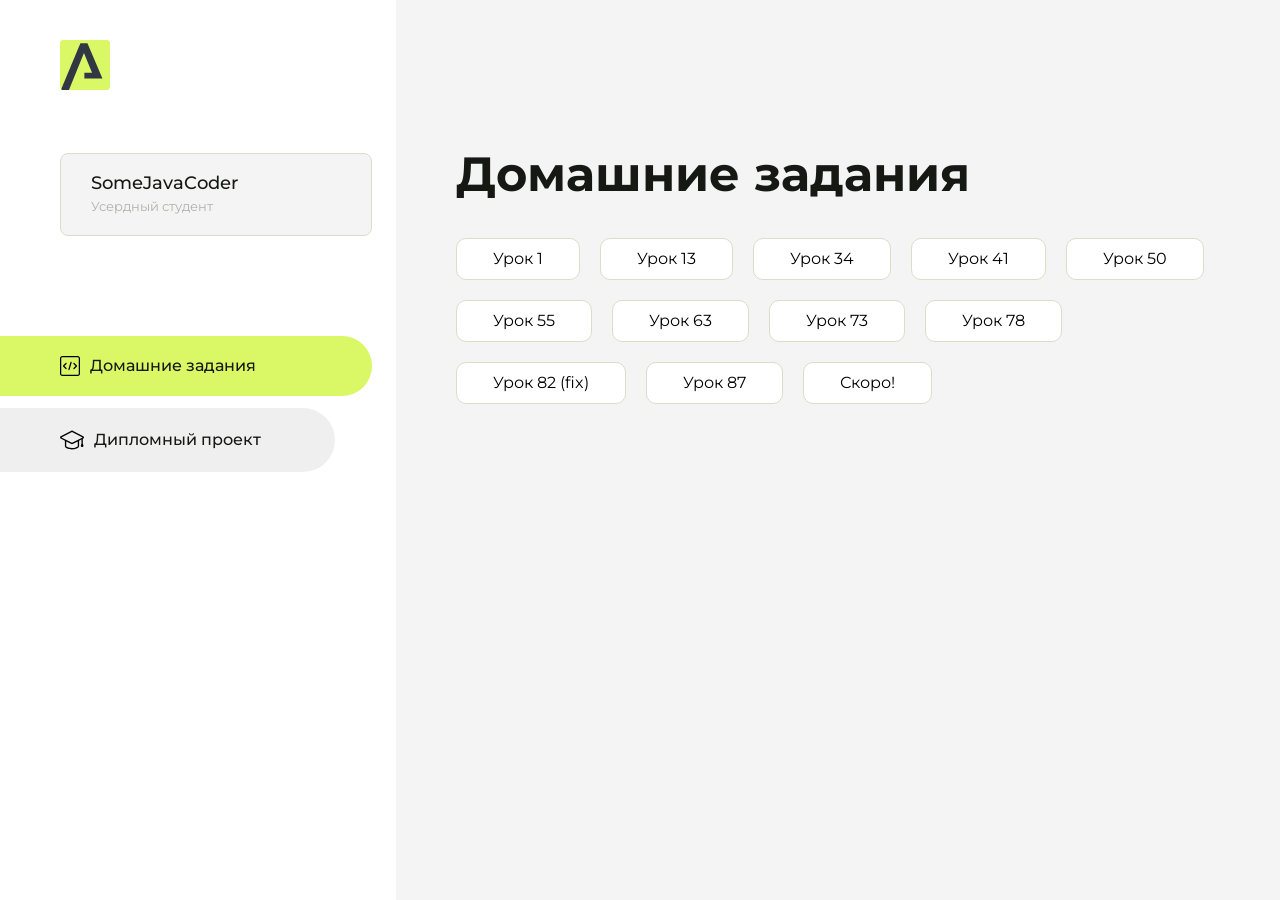
<file: index.html>
<!DOCTYPE html>
<html lang="en">
<head>
    <meta charset="UTF-8">
    <meta name="viewport" content="width=device-width, initial-scale=1.0">
    <title>Домашняя работа</title>
    <link rel="shortcut icon" href="src/logo.ico" type="image/x-icon">
    <link rel="preconnect" href="https://fonts.googleapis.com">
    <link rel="preconnect" href="https://fonts.gstatic.com" crossorigin>
    <link href="https://fonts.googleapis.com/css2?family=Montserrat:wght@400;500;700&family=Rubik:wght@500&display=swap"
          rel="stylesheet">
    <link rel="stylesheet" href="src/style.css">
</head>
<body id="body">
<div class="overlay" id="overlay"></div>
<div class="layout">
    <div class="burger" id="burger">
        <svg viewBox="0 0 24 24" fill="none" xmlns="http://www.w3.org/2000/svg">
            <g id="SVGRepo_bgCarrier" stroke-width="0"></g>
            <g id="SVGRepo_tracerCarrier" stroke-linecap="round" stroke-linejoin="round"></g>
            <g id="SVGRepo_iconCarrier">
                <path d="M4 18L20 18" stroke="#DAF765" stroke-width="2" stroke-linecap="round"></path>
                <path d="M4 12L20 12" stroke="#DAF765" stroke-width="2" stroke-linecap="round"></path>
                <path d="M4 6L20 6" stroke="#DAF765" stroke-width="2" stroke-linecap="round"></path>
            </g>
        </svg>
    </div>
    <aside class="sidebar" id="sidebar">
        <div class="sidebar__inner">
            <div class="logo">
                <svg width="50" height="50" viewBox="0 0 50 50" fill="none" xmlns="http://www.w3.org/2000/svg">
                    <g clip-path="url(#clip0_513_74730)">
                        <path d="M46.17 -0.257004H3.83C1.57281 -0.257004 -0.257 1.57281 -0.257 3.83V46.17C-0.257 48.4272 1.57281 50.257 3.83 50.257H46.17C48.4272 50.257 50.257 48.4272 50.257 46.17V3.83C50.257 1.57281 48.4272 -0.257004 46.17 -0.257004Z"
                              fill="#DAF765"/>
                        <path d="M24.375 38.4H42.461L27.441 3.1585H20.4355C20.4355 3.1585 6.7895 35.881 1.1945 49.294C2.015 50.0275 3.0945 50.257 3.6945 50.257H8.8445L23.954 13.07L32.0465 32.8285H24.375V38.4Z"
                              fill="#323843"/>
                    </g>
                    <defs>
                        <clipPath id="clip0_513_74730">
                            <rect width="50" height="50" fill="white"/>
                        </clipPath>
                    </defs>
                </svg>
            </div>
            <div class="sidebar__user">
                <div class="sidebar__name">SomeJavaCoder</div>
                <div class="sidebar__text">Усердный студент</div>
            </div>
            <div class="sidebar__tabs">
                <div class="sidebar__item">
                    <button class="sidebar__button active" id="tasks">
                        <svg xmlns="http://www.w3.org/2000/svg" width="20" height="20" viewBox="0 0 20 20" fill="none">
                            <g clip-path="url(#clip0_704_74543)">
                                <path d="M17.7083 20H2.29167C1.0275 20 0 18.9725 0 17.7083V2.29167C0 1.0275 1.0275 0 2.29167 0H17.7083C18.9725 0 20 1.0275 20 2.29167V17.7083C20 18.9725 18.9725 20 17.7083 20ZM2.29167 1.25C1.7175 1.25 1.25 1.7175 1.25 2.29167V17.7083C1.25 18.2825 1.7175 18.75 2.29167 18.75H17.7083C18.2825 18.75 18.75 18.2825 18.75 17.7083V2.29167C18.75 1.7175 18.2825 1.25 17.7083 1.25H2.29167Z"
                                      fill="black"/>
                                <path d="M6.04167 13.125C5.88167 13.125 5.72167 13.0642 5.6 12.9417L3.1 10.4417C2.85583 10.1975 2.85583 9.80167 3.1 9.5575L5.6 7.0575C5.84417 6.81333 6.24 6.81333 6.48417 7.0575C6.72833 7.30167 6.72833 7.6975 6.48417 7.94167L4.42583 10L6.48417 12.0583C6.72833 12.3025 6.72833 12.6983 6.48417 12.9425C6.36167 13.0642 6.20167 13.125 6.04167 13.125Z"
                                      fill="black"/>
                                <path d="M8.95833 14.1667C8.9 14.1667 8.84 14.1583 8.78167 14.1417C8.45083 14.0442 8.26083 13.6967 8.35833 13.3658L10.4417 6.28251C10.5392 5.95084 10.8892 5.76417 11.2175 5.85917C11.5483 5.95667 11.7383 6.30417 11.6408 6.63501L9.5575 13.7183C9.47833 13.9908 9.22833 14.1667 8.95833 14.1667Z"
                                      fill="black"/>
                                <path d="M13.9583 13.125C13.7983 13.125 13.6383 13.0642 13.5167 12.9417C13.2725 12.6975 13.2725 12.3017 13.5167 12.0575L15.575 9.99916L13.5167 7.94083C13.2725 7.69666 13.2725 7.30083 13.5167 7.05666C13.7608 6.81249 14.1567 6.81249 14.4008 7.05666L16.9008 9.55666C17.145 9.80083 17.145 10.1967 16.9008 10.4408L14.4008 12.9408C14.2783 13.0642 14.1183 13.125 13.9583 13.125Z"
                                      fill="black"/>
                            </g>
                            <defs>
                                <clipPath id="clip0_704_74543">
                                    <rect width="20" height="20" fill="white"/>
                                </clipPath>
                            </defs>
                        </svg>
                        <span>Домашние задания</span></button>
                </div>
                <div class="sidebar__item">
                    <button class="sidebar__button" id="diplom">
                        <svg xmlns="http://www.w3.org/2000/svg" width="24" height="24" viewBox="0 0 24 24" fill="none">
                            <g clip-path="url(#clip0_704_74553)">
                                <path d="M23.2628 10.5971C23.7176 10.365 24 9.90375 24 9.39337C24 8.883 23.7176 8.42175 23.2628 8.18962L12.6135 2.75362C12.2291 2.55824 11.7705 2.55787 11.3854 2.75399L0.736875 8.19C0.282375 8.42175 0 8.883 0 9.39337C0 9.90375 0.282375 10.365 0.736875 10.5971L4.89038 12.7177V18.2074C4.89038 19.8154 8.412 21.393 12 21.393C15.5884 21.393 19.1096 19.815 19.1096 18.2074V12.7174L21.4609 11.517V15.8017L20.901 17.2305C20.7409 17.6389 20.7934 18.0994 21.0405 18.4616C21.2876 18.8246 21.6979 19.041 22.1366 19.041C22.5754 19.041 22.9852 18.8246 23.2324 18.462C23.4795 18.099 23.532 17.6385 23.3719 17.2301L22.8124 15.8021V10.827L23.2628 10.5971ZM17.7623 18.1721C17.6198 18.6375 15.3491 20.0419 12 20.0419C8.65088 20.0419 6.38025 18.6375 6.2415 18.2074V12.3037L6.23887 12.3019C6.23812 12.057 6.1065 11.8207 5.87325 11.7019L1.3515 9.39337L12 3.95737L22.6489 9.39337L12 14.8294L5.87325 11.7019C5.54063 11.5331 4.6695 11.6674 4.5 12C4.33012 12.3322 4.55813 12.5479 4.89038 12.7177L11.3857 16.0331C11.5781 16.1314 11.7889 16.1805 12 16.1805C12.2107 16.1805 12.4222 16.1314 12.6146 16.0331L17.7593 13.407L17.7623 18.1721Z"
                                      fill="black"/>
                            </g>
                            <defs>
                                <clipPath id="clip0_704_74553">
                                    <rect width="24" height="24" fill="white"/>
                                </clipPath>
                            </defs>
                        </svg>
                        <span>Дипломный проект</span></button>
                </div>
            </div>
        </div>

    </aside>
    <div class="content">
        <div class="container">
            <div class="content__block" id="tasksBlock">
                <div class="content__title">Домашние задания</div>
                <ul class="content__list">
                    <li class="content__list-item">
                        <a href="hello-arokenru/index.html">Урок 1</a>
                    </li>
                    <li class="content__list-item">
                        <a href="lesson13/html/index.html">Урок 13</a>
                    </li>
                    <li class="content__list-item">
                        <a href="lesson34/html/index.html">Урок 34</a>
                    </li>
                    <li class="content__list-item">
                        <a href="lesson41/html/index.html">Урок 41</a>
                    </li>
                    </li>
                     <li class="content__list-item">
                        <a href="lesson50/index.html">Урок 50</a>
                    </li>
                    <li class="content__list-item">
                        <a href="lesson55/html/index.html">Урок 55</a>
                    </li>
                    <li class="content__list-item">
                        <a href="lesson63/index.html">Урок 63</a>
                    </li>
                    <li class="content__list-item">
                        <a href="lesson73/html/index.html">Урок 73</a>
                    </li>
                    <li class="content__list-item">
                        <a href="lesson78/html/article.html">Урок 78</a>
                    </li>
                    <li class="content__list-item">
                        <a href="lesson82/html/index.html">Урок 82 (fix)</a>
                    </li>
                    <li class="content__list-item">
                        <a href="lesson87/html/index.html">Урок 87</a>
                    </li>
                    <li class="content__list-item">
                        <a href="404/index.html">Скоро!</a>
                    </li>
                </ul>
            </div>
            <div class="content__block hidden" id="diplomBlock">
                <div class="content__title">Дипломный проект</div>
                <div class="content__list-diplom">
                    <a href="ПАПКА-С-НОМЕРОМ-УРОКА">Ссылка на ДЗ</a>
                </div>
                <div class="content__decor">
                    <div class="content__decor-text">Давай проверим, чему ты научился!</div>
                    <div class="content__decor-img">
                        <img src="src/decor.png" alt="decor">
                    </div>
                </div>
            </div>
        </div>
    </div>
</div>
<script src="src/index.js"></script>
</body>
</html>
</file>
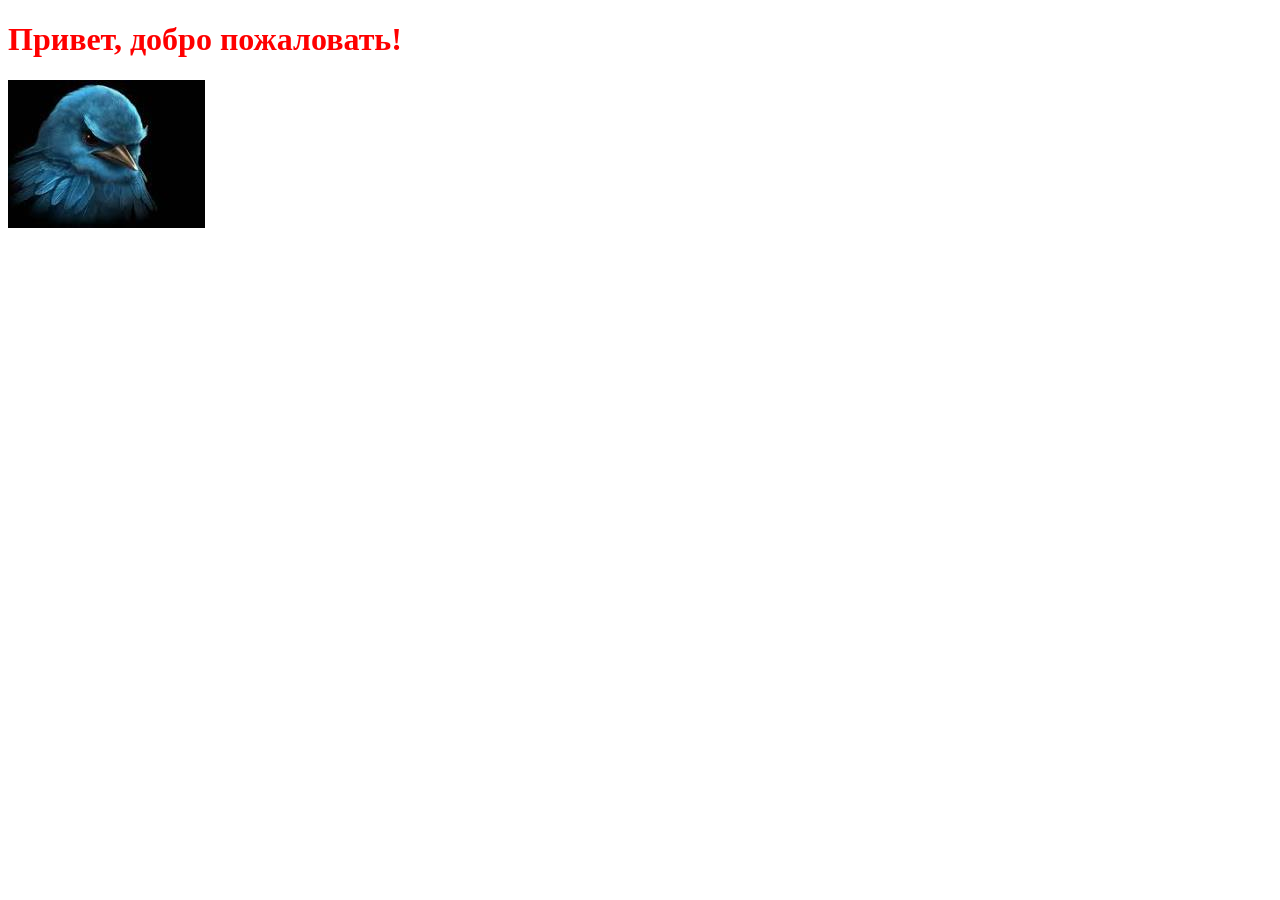
<file: hello-arokenru/index.html>
<!doctype html>
<html lang="ru">
<head>
    <meta charset="UTF-8">
    <meta name="viewport"
          content="width=device-width, user-scalable=no, initial-scale=1.0, maximum-scale=1.0, minimum-scale=1.0">
    <meta http-equiv="X-UA-Compatible" content="ie=edge">
    <meta name="description" content="Это мой первый сайт про веб-разработку">
    <title>Это мой первый сайт</title>
    <link rel="stylesheet" href="style.css">
    <script src="script.js"></script>
</head>
<body>
    <h1>Привет, добро пожаловать!</h1>
    <img src="[data-uri]" alt="Птица">
</body>
</html>
</file>
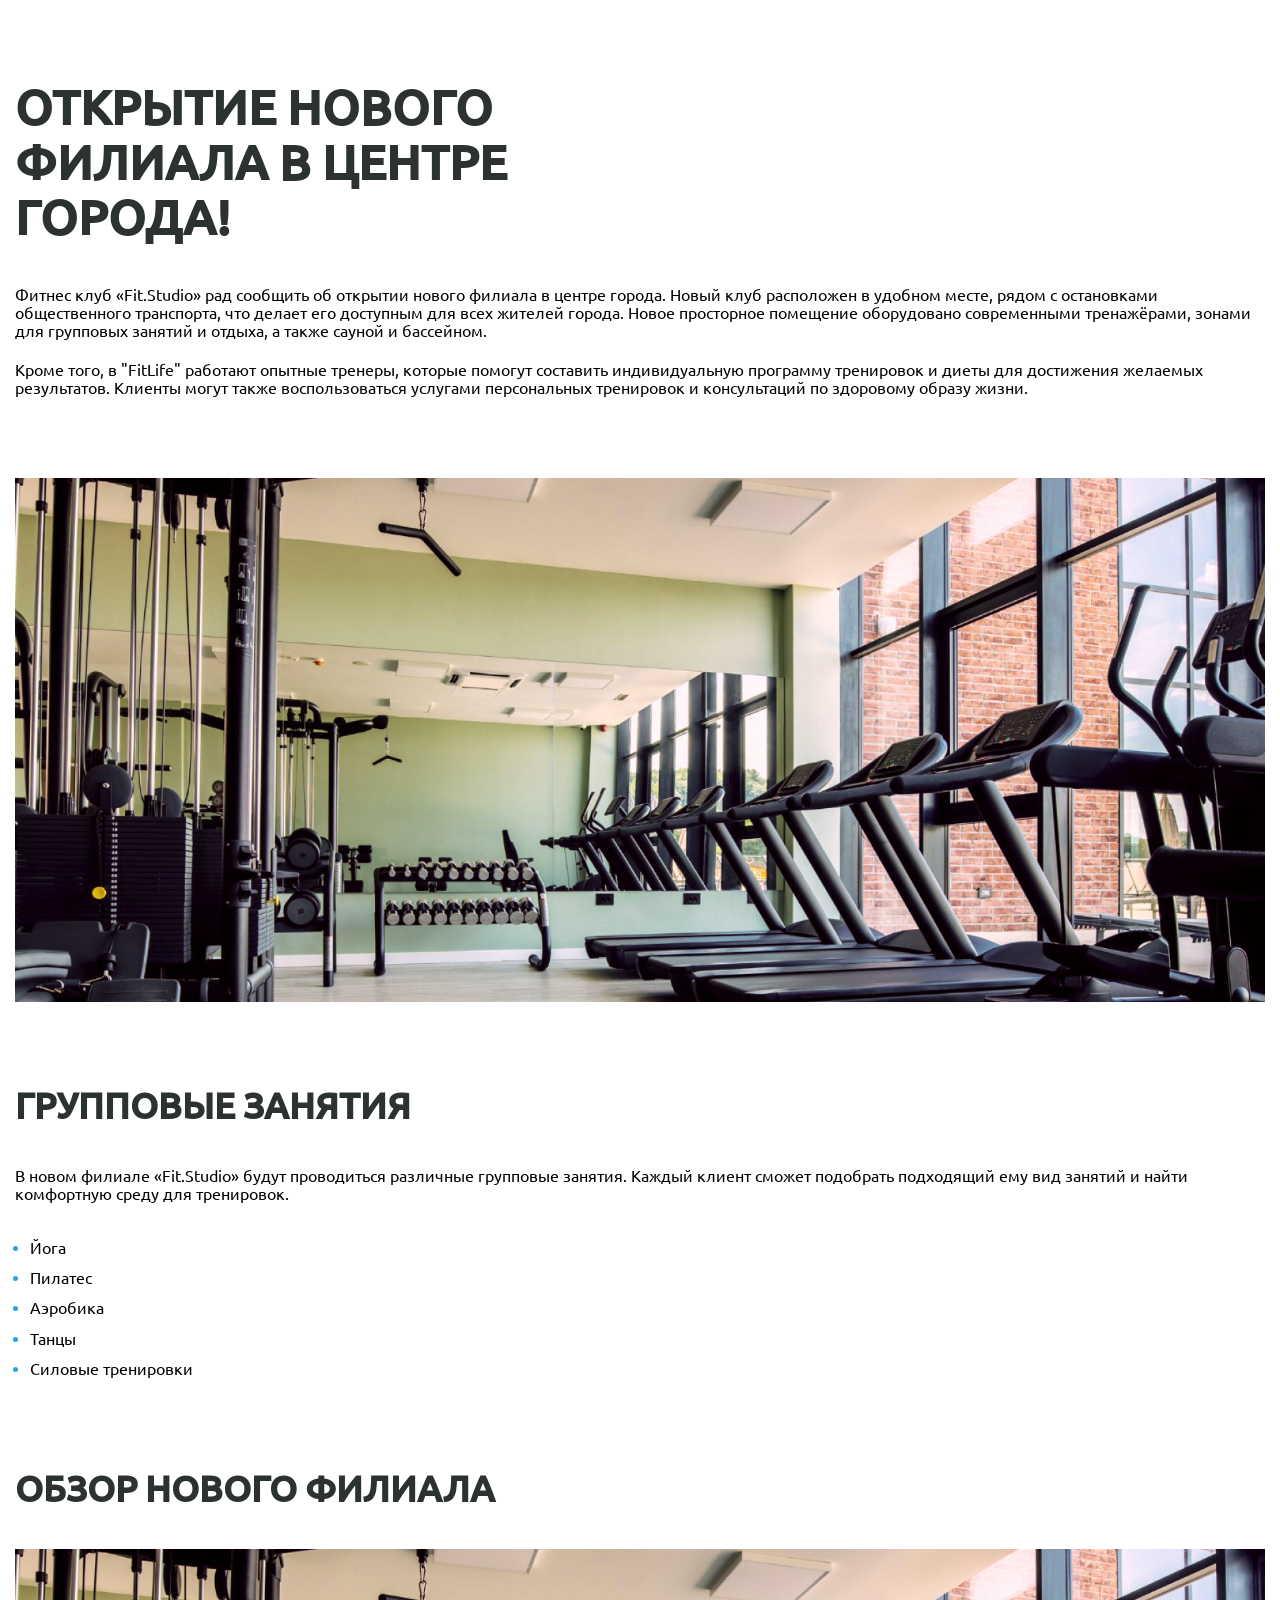
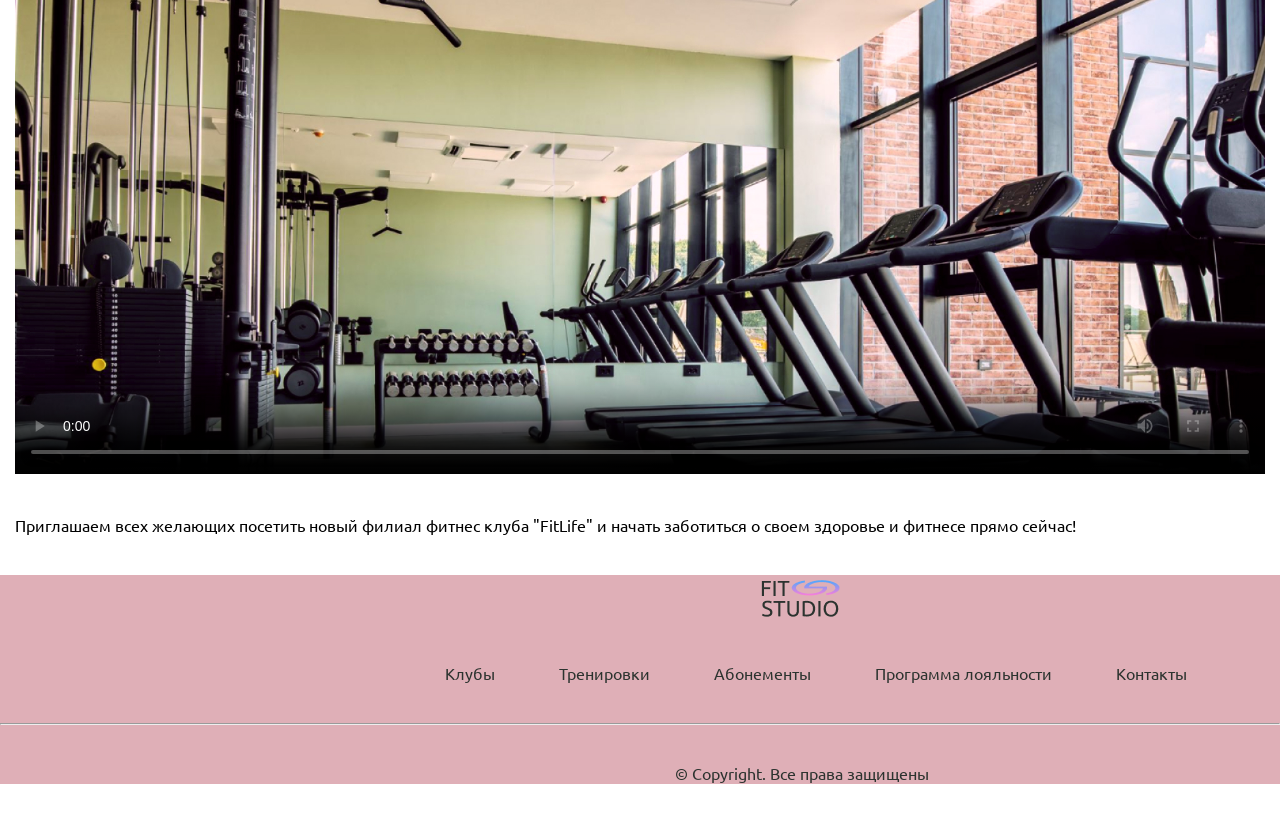
<file: lesson50/index.html>
<!DOCTYPE html>
<html lang="ru">

<head>
    <meta charset="UTF-8">
    <meta name="viewport" content="width=device-width, initial-scale=1.0">
    <title>FitSport</title>
    <link rel="stylesheet" href="./css/normalize.css">
    <link rel="stylesheet" href="./css/fonts.css">
    <link rel="stylesheet" href="./css/style.css">
</head>

<body>
    <article class="main-article">
        <section>
            <h1 class="main-article-title">Открытие нового филиала в центре города!</h1>
            <p class="text-undertitle">Фитнес клуб «Fit.Studio» рад сообщить об открытии нового филиала в центре города.
                Новый клуб расположен в удобном месте, рядом с остановками общественного транспорта, что делает
                его доступным для всех жителей города. Новое просторное помещение оборудовано современными тренажёрами,
                зонами для групповых занятий и отдыха, а также сауной и бассейном.
            </p>
            <p class="text-undertitle text-undertitle-2">Кроме того, в "FitLife" работают опытные тренеры, которые
                помогут составить индивидуальную программу тренировок и диеты для достижения желаемых результатов.
                Клиенты могут также
                воспользоваться услугами персональных тренировок и консультаций по здоровому образу жизни.
            </p>
            <img class="main-image" src="./images/gym-img.jpg" alt="Тренажерный зал">
        </section>
        <section class="section-group-training">
            <h2 class="article-title-group-training">Групповые занятия</h2>
            <p class="text-undertitle">
                В новом филиале «Fit.Studio» будут проводиться различные групповые занятия. Каждый клиент сможет
                подобрать подходящий ему вид занятий и найти комфортную среду для тренировок.
            </p>
            <ul class="list">
                <li class="list-item">Йога</li>
                <li class="list-item">Пилатес</li>
                <li class="list-item">Аэробика</li>
                <li class="list-item">Танцы</li>
                <li class="list-item">Силовые тренировки</li>
            </ul>
        </section>
        <section>
            <h2 class="about-gym">Обзор нового филиала</h2>
            <video width="1250" class="video-gym" poster="./images/gym-img.jpg" preload controls>
                <source src="./videos/gym-video.mp4" type="video/mp4">
                Ваш браузер не поддерживает встроенные видео :P
            </video>
            <p class="text-undervideo">
                Приглашаем всех желающих посетить новый филиал фитнес клуба "FitLife" и начать заботиться о своем
                здоровье и фитнесе прямо сейчас!
            </p>
        </section>
    </article>
    <footer class="footer">
        <div class="logo">
            <img src="./images/logo.png" alt="Логотип">
        </div>
        <nav class="footer-navigation">
            <ul>
                <li><a class="link-footer" href="#">Клубы</a></li>
                <li><a class="link-footer" href="#">Тренировки</a></li>
                <li><a class="link-footer" href="#">Абонементы</a></li>
                <li><a class="link-footer" href="#">Программа лояльности</a></li>
                <li><a class="link-footer" href="#">Контакты</a></li>
            </ul>
        </nav>
        <hr class="line-footer">
        <p class="copyright">&copy; Copyright. Все права защищены</p>
    </footer>
</body>

</html>
</file>
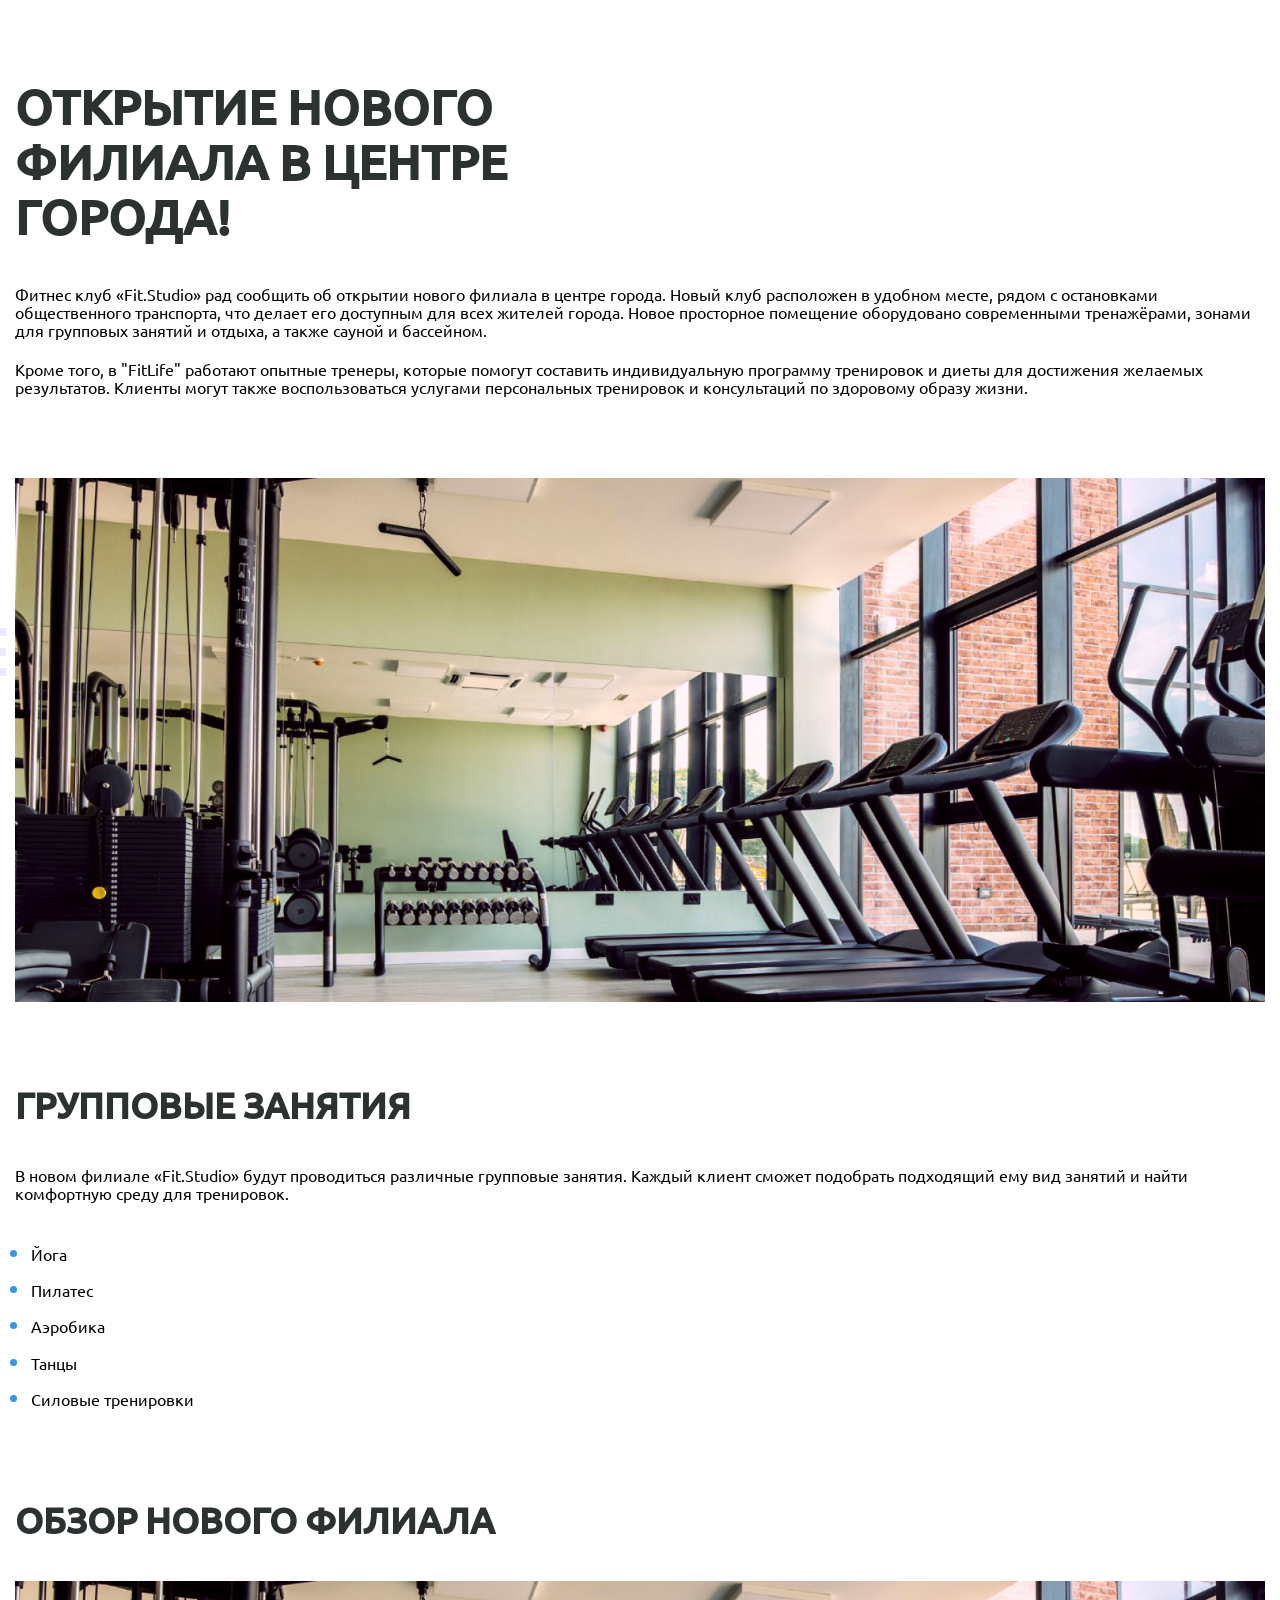
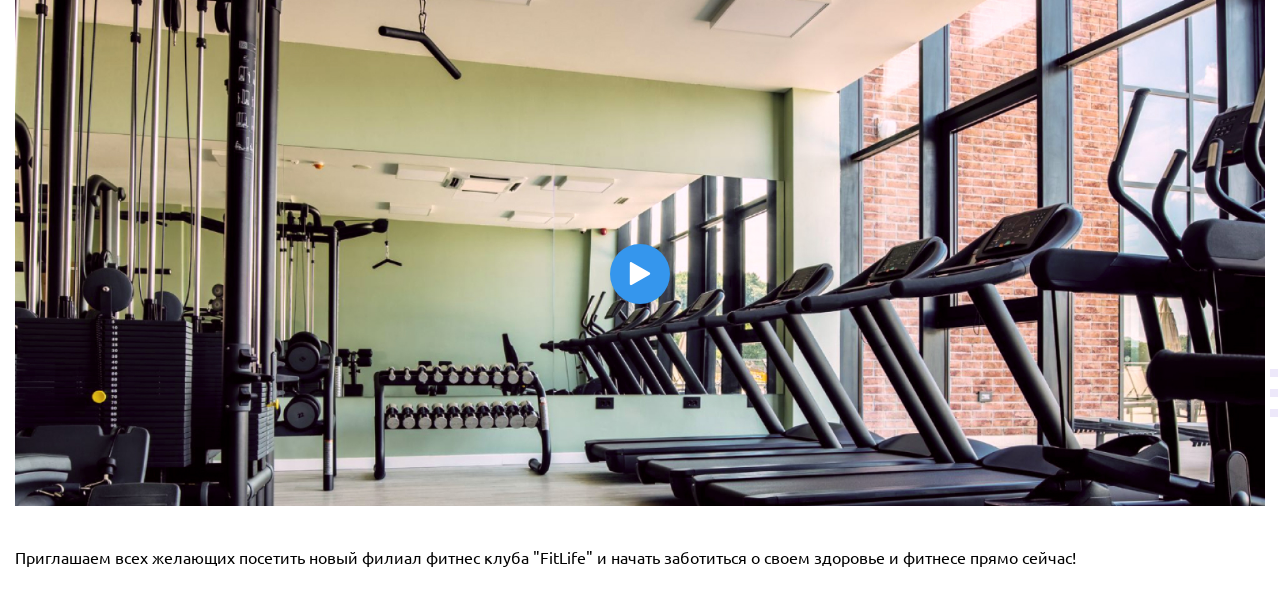
<file: lesson63/index.html>
<!DOCTYPE html>
<html lang="ru">

<head>
    <meta charset="UTF-8">
    <meta name="viewport" content="width=device-width, initial-scale=1.0">
    <title>FitSport</title>
    <link rel="stylesheet" href="./css/normalize.css">
    <link rel="stylesheet" href="./css/fonts.css">
    <link rel="stylesheet" href="./css/style.css">
</head>

<body>
    <article class="main-article">
        <section>
            <h1 class="main-article-title">Открытие нового филиала в центре города!</h1>
            <p class="text-undertitle">Фитнес клуб «Fit.Studio» рад сообщить об открытии нового филиала в центре города.
                Новый клуб расположен в удобном месте, рядом с остановками общественного транспорта, что делает
                его доступным для всех жителей города. Новое просторное помещение оборудовано современными тренажёрами,
                зонами для групповых занятий и отдыха, а также сауной и бассейном.
            </p>
            <p class="text-undertitle text-undertitle-2">Кроме того, в "FitLife" работают опытные тренеры, которые
                помогут составить индивидуальную программу тренировок и диеты для достижения желаемых результатов.
                Клиенты могут также
                воспользоваться услугами персональных тренировок и консультаций по здоровому образу жизни.
            </p>
            <div class="decor-image-wrapper">
                <!--тут ::before-->
                <img class="main-image" src="./images/gym-img.jpg" alt="Тренажерный зал">
            </div>
        </section>
        <section class="section-group-training">
            <h2 class="article-title-group-training">Групповые занятия</h2>
            <p class="text-undertitle">
                В новом филиале «Fit.Studio» будут проводиться различные групповые занятия. Каждый клиент сможет
                подобрать подходящий ему вид занятий и найти комфортную среду для тренировок.
            </p>
            <ul class="list">
                <li class="list-item">Йога</li>
                <li class="list-item">Пилатес</li>
                <li class="list-item">Аэробика</li>
                <li class="list-item">Танцы</li>
                <li class="list-item">Силовые тренировки</li>
            </ul>
        </section>
        <section>
            <h2 class="about-gym">Обзор нового филиала</h2>
            <div class="decor-video-wrapper">
                <button class="play-button">
                    <img class="play-icon" width="24" height="24" src="./images/play-button.svg" alt="Кнопка воспроизведения">
                </button>
                <video width="1250" class="video-gym" poster="./images/gym-img.jpg" preload>
                    <source src="./videos/gym-video.mp4" type="video/mp4">
                    Ваш браузер не поддерживает встроенные видео :P
                </video>
                <!--тут ::before-->
                <p class="text-undervideo">
                    Приглашаем всех желающих посетить новый филиал фитнес клуба "FitLife" и начать заботиться о своем
                    здоровье и фитнесе прямо сейчас!
                </p>
            </div>
        </section>
    </article>
</body>

</html>
</file>
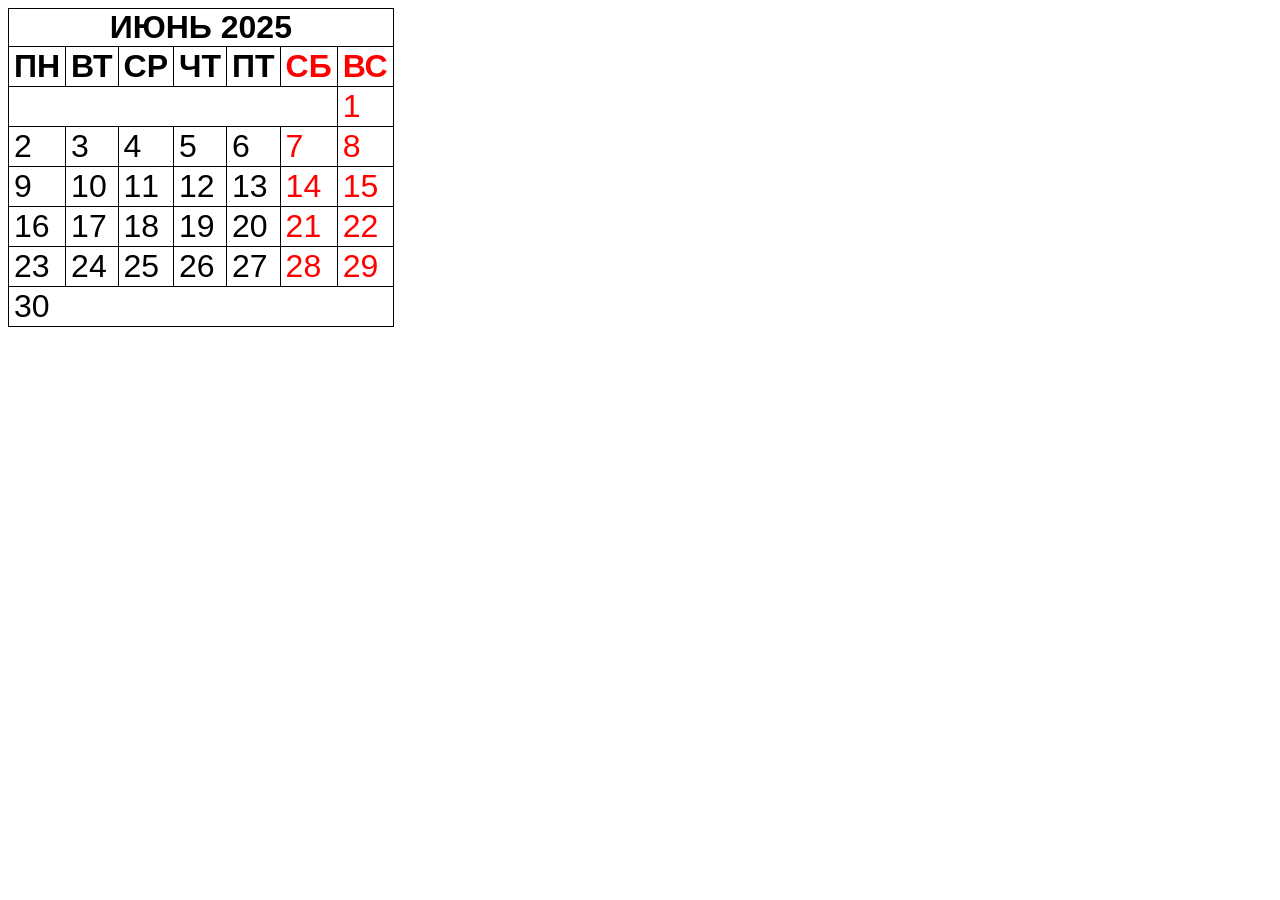
<file: lesson34/html/index.html>
<!DOCTYPE html>
<html lang="en">
<head>
    <meta charset="UTF-8">
    <meta name="viewport" content="width=device-width, initial-scale=1.0">
    <title>Document</title>
    <link rel="stylesheet" href="../css/index.css">
</head>
<body>
    <section>
        <table>
            <caption>ИЮНЬ 2025</caption>
        <thead>
            <tr>
                <th>ПН</th>
                <th>ВТ</th>
                <th>СР</th>
                <th>ЧТ</th>
                <th>ПТ</th>
                <th class="saturday">СБ</th>
                <th class="sunday">ВС</th>
            </tr>
        </thead>
        <tbody>
            <tr>
                <td colspan="6"></td>
                <td class="sunday">1</td>
            </tr>
            <tr>
                <td>2</td>
                <td>3</td>
                <td>4</td>
                <td>5</td>
                <td>6</td>
                <td class="saturday">7</td>
                <td class="sunday">8</td>
            </tr>
            <tr>
                <td>9</td>
                <td>10</td>
                <td>11</td>
                <td>12</td>
                <td>13</td>
                <td class="saturday">14</td>
                <td class="sunday">15</td>
            </tr>
            <tr>
                <td>16</td>
                <td>17</td>
                <td>18</td>
                <td>19</td>
                <td>20</td>
                <td class="saturday">21</td>
                <td class="sunday">22</td>
            </tr>
            <tr>
                <td>23</td>
                <td>24</td>
                <td>25</td>
                <td>26</td>
                <td>27</td>
                <td class="saturday">28</td>
                <td class="sunday">29</td>
            </tr>
            <tr>
                <td colspan="7">30</td>
            </tr>
        </tbody>
        </table>
    </section>
</body>
</html>
</file>
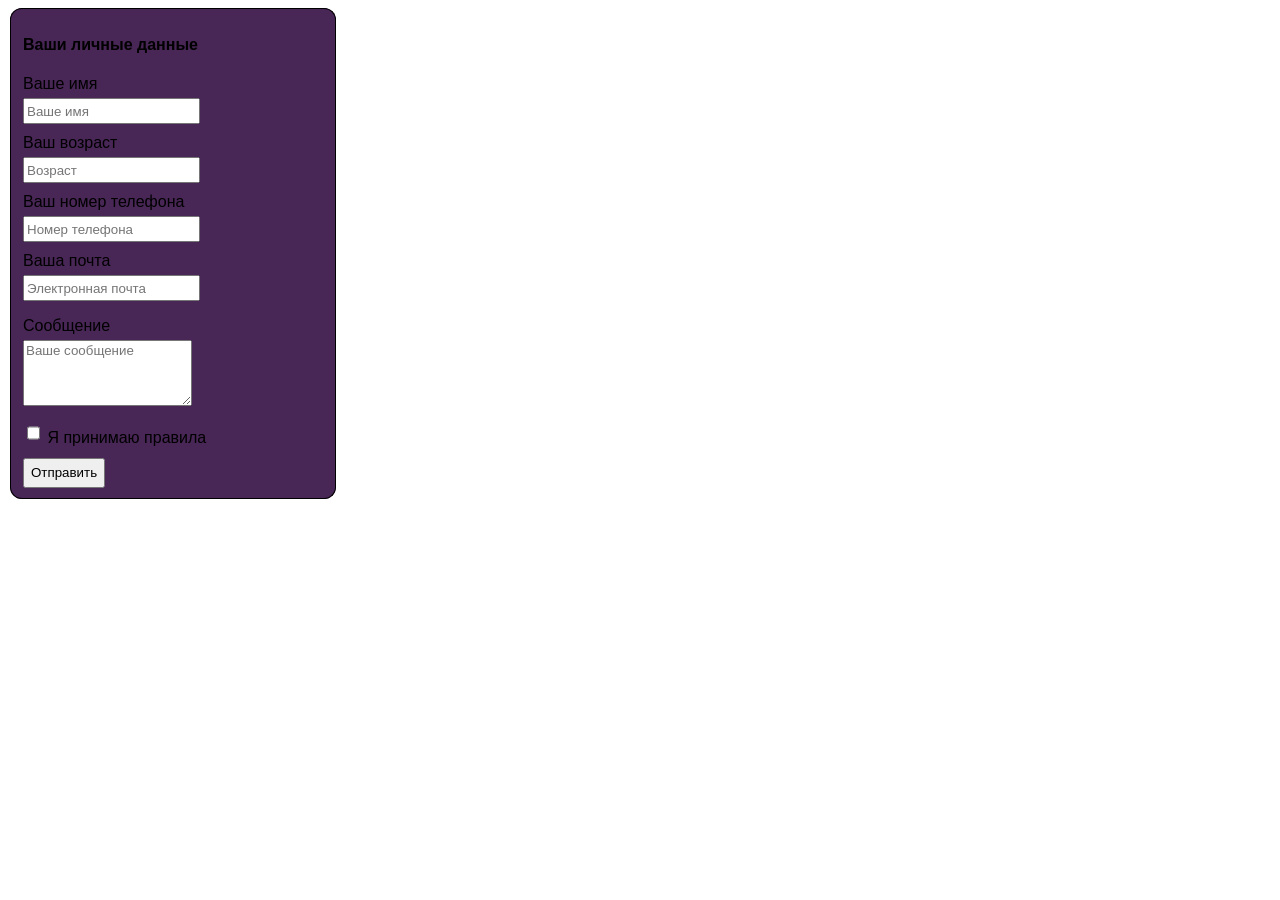
<file: lesson41/html/index.html>
<!DOCTYPE html>
<html lang="en">
<head>
    <meta charset="UTF-8">
    <meta name="viewport" content="width=device-width, initial-scale=1.0">
    <title>Document</title>
    <link rel="stylesheet" href="../css/index.css">
</head>
<body>
    <section>
        <article>
            <form>
                <fieldset class="first-block">
                    <h4>Ваши личные данные</h4>
                    <label for="name">Ваше имя</label>
                    <input
                      id="name" 
                      type="text" 
                      name="username" 
                      placeholder="Ваше имя" 
                      required
                    >

                    <label for="age">Ваш возраст</label>
                    <input
                      id="age"
                      type="number" 
                      name="user-age" 
                      placeholder="Возраст" 
                      inputmode="numeric"
                      required
                    >

                    <label for="telephone">Ваш номер телефона</label>
                    <input
                      id="telephone" 
                      type="tel" 
                      name="telephone" 
                      placeholder="Номер телефона"
                      inputmode="tel"
                      required
                    >

                    <label for="email">Ваша почта</label>
                    <input 
                      id="email" 
                      type="email" 
                      name="email" 
                      placeholder="Электронная почта"
                      required
                    >
                </fieldset>
                <fieldset class="second-block">
                    <label for="message">Сообщение</label>
                    <textarea class="user-message" 
                      id="message" 
                      name="message-from-user" 
                      placeholder="Ваше сообщение"></textarea>

                    <label for="political">
                        <input class="political-mark" id="political" type="checkbox" name="political" value="accepted" required>
                        Я принимаю правила
                    </label>

                    <button class="sender" type="submit">Отправить</button>
                </fieldset>
            </form>
        </article>
    </section>
</body>
</html>
</file>
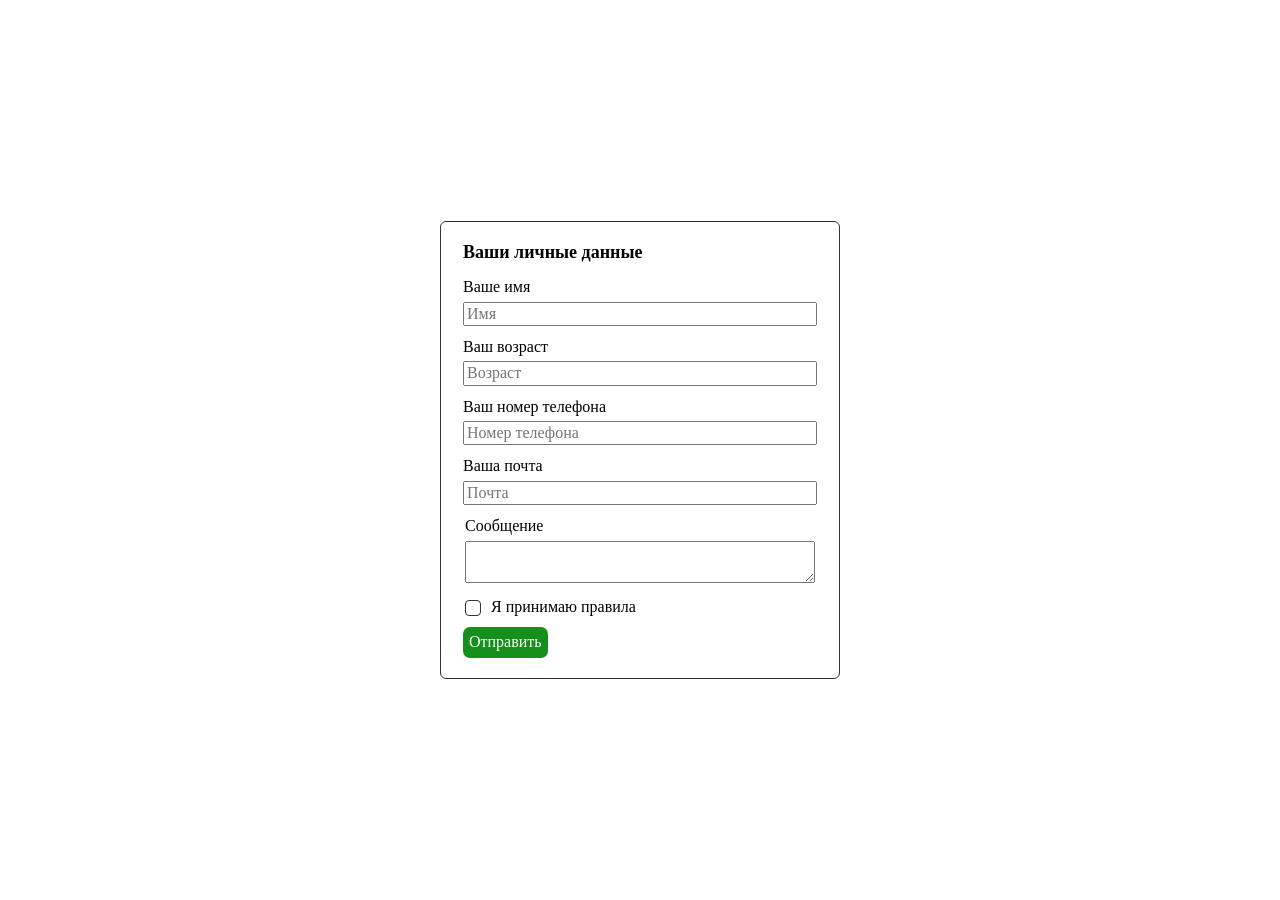
<file: lesson73/html/index.html>
<!DOCTYPE html>
<html lang="en">

<head>
    <meta charset="UTF-8">
    <meta name="viewport" content="width=device-width, initial-scale=1.0">
    <title>Document</title>
    <link rel="stylesheet" href="../css/normalize.css">
    <link rel="stylesheet" href="../css/style.css">
</head>

<body>
    <section class="container">
        <form class="form" action="">
            <fieldset class="first-group">
                <legend class="first-group-name">Ваши личные данные</legend>

                <label class="name-label" for="name">Ваше имя</label>
                <input class="name-input" name="name" id="name" type="text" placeholder="Имя" required>

                <label class="age-label" for="age">Ваш возраст</label>
                <input id="age" class="age-input" type="number" name="age" placeholder="Возраст" inputmode="numeric" required>

                <label class="tel-label" for="tel">Ваш номер телефона</label>
                <input id="tel" class="tel-input" name="tel" type="tel" placeholder="Номер телефона" inputmode="tel" required>

                <label class="email-label" for="email">Ваша почта</label>
                <input type="email" name="email" id="email" class="email-input" placeholder="Почта" required>
                
                <fieldset class="second-group">
                    <label class="message-label" for="message">Сообщение</label>
                    <textarea class="message-area" name="message-area" id="message"></textarea>
    
                    <label class="political-label" for="political">
                        <input class="political-checkbox" id="political" type="checkbox" name="political" value="agree" required>
                        <span class="political-checkbox-text">Я принимаю правила</span>
                    </label>
                </fieldset>
                <button class="button-send">Отправить</button>
            </fieldset>
        </form>
    </section>
</body>

</html>
</file>
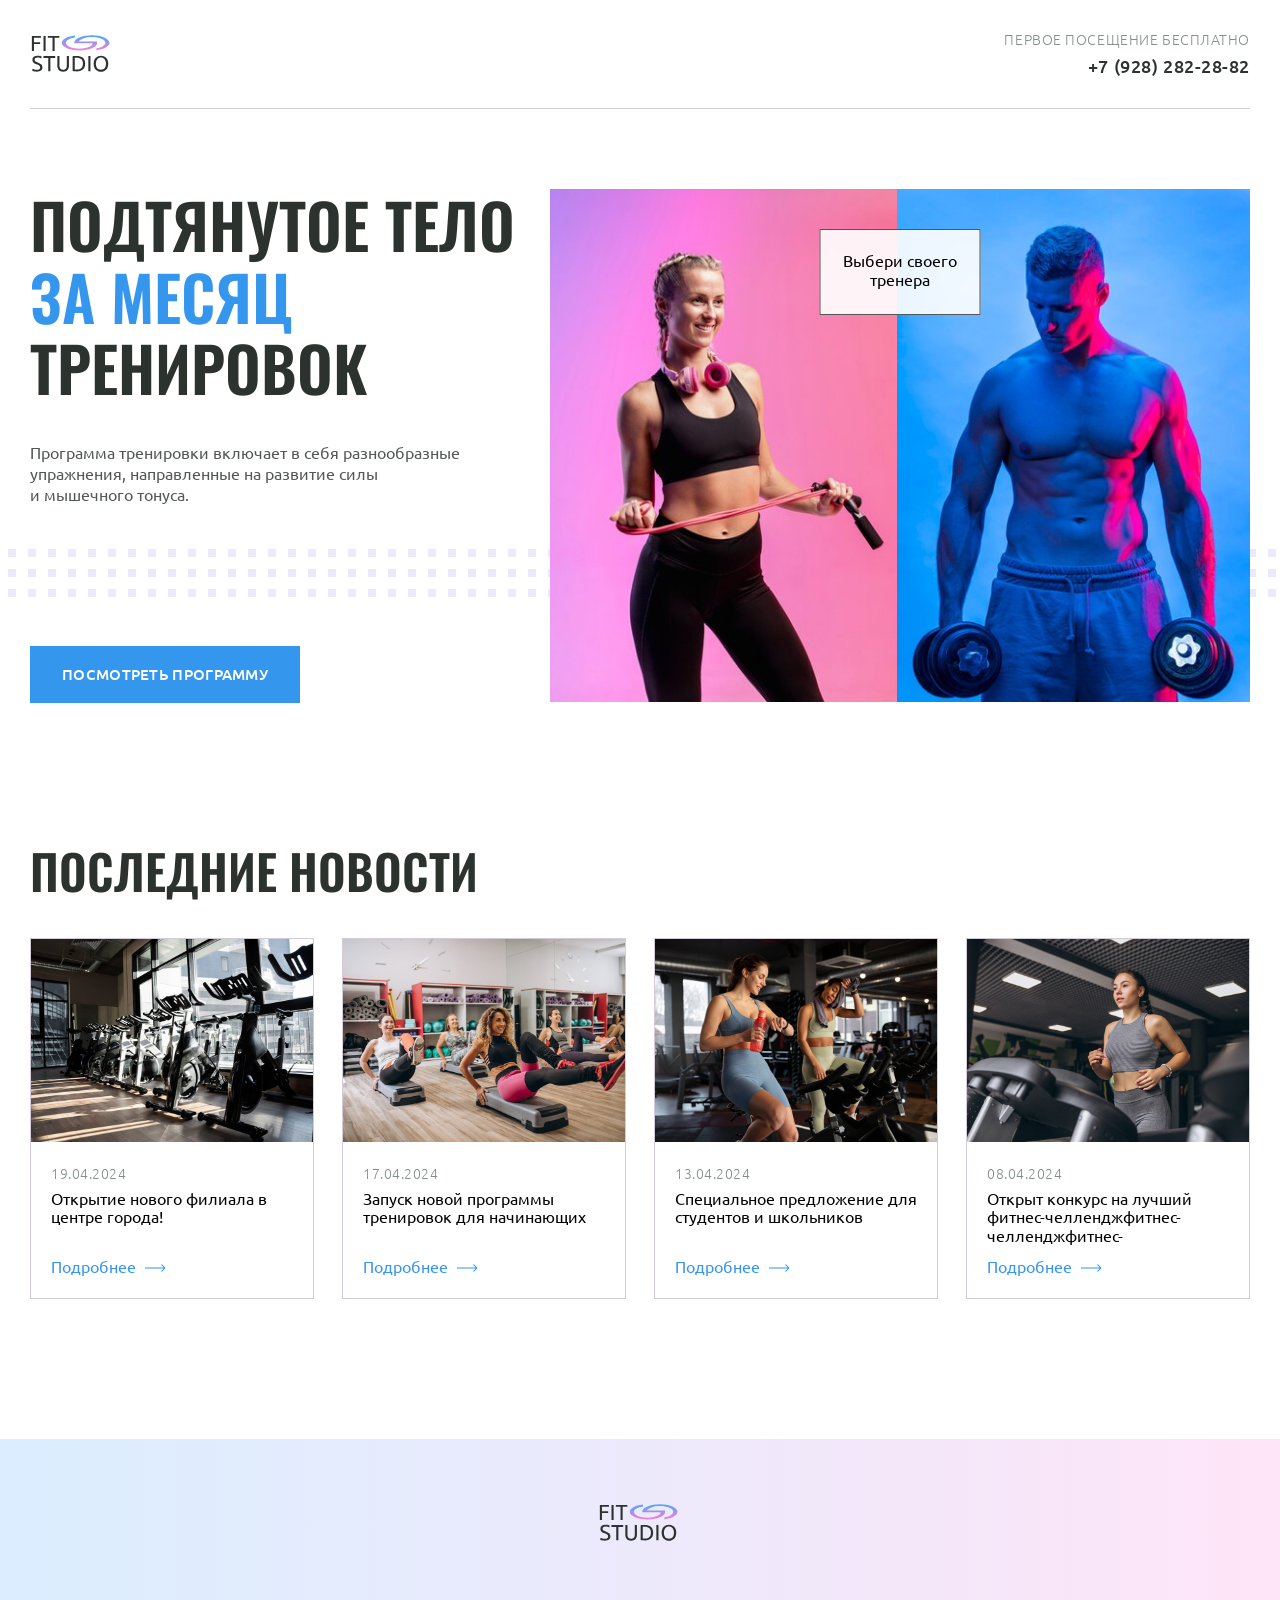
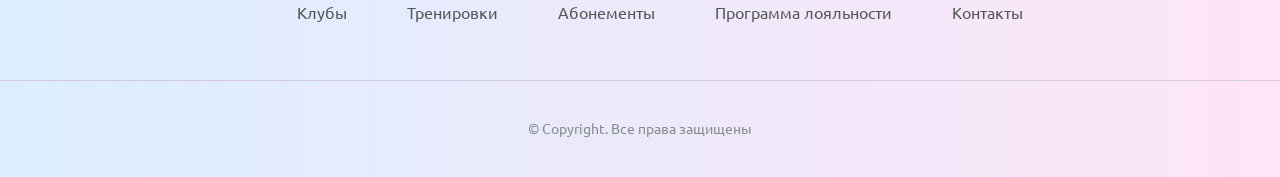
<file: lesson82/html/index.html>
<!DOCTYPE html>
<html lang="ru">

<head>
    <meta charset="UTF-8">
    <meta name="viewport" content="width=device-width, initial-scale=1.0">
    <title>FitStudio - Главная</title>
    <link rel="stylesheet" href="../css/normalize.css">
    <link rel="stylesheet" href="../css/fonts.css">
    <link rel="stylesheet" href="../css/global.css">
    <link rel="stylesheet" href="../css/header.css">
    <link rel="stylesheet" href="../css/footer.css">
    <link rel="stylesheet" href="../css/index.css">
    <link rel="icon" href="../images/favicon.svg" type="image/svg+xml" sizes="128x128">
</head>

<body>
    <header>
        <div class="container">
            <div class="header">
                <a href="../html/index.html">
                    <img src="../images/logo.svg" width="84" height="45" alt="Логотип">
                </a>
                <div class="phone">
                    <p class="phone-about">ПЕРВОЕ ПОСЕЩЕНИЕ БЕСПЛАТНО</p>
                    <a class="phone-link" href="tel:+79282822882">+7 (928) 282-28-82</a>
                </div>
            </div>
        </div>
    </header>
    <main>
            <section class="flex-container сontainer">
                <div class="hero-container">
                    <h1 class="h1-article">Подтянутое тело<strong class="semantic-text"> за&nbsp;месяц</strong> тренировок</h1>
                    <p class="about-text">Программа тренировки включает в себя разнообразные упражнения, направленные
                        на развитие силы и мышечного тонуса.
                    </p>
                    <a href="#" class="button-info">Посмотреть программу</a>
                </div>
                <div class="images-hero">
                    <p class="hero-choose">Выбери своего тренера</p>
                    <img src="../images/woman-sport-img.jpg" width="347" height="513" alt="Женщина на розовом фоне стоит со скакалкой">
                    <img src="../images/man-sport-img.jpg" width="353" height="513" alt="Мужчина на голубом фоне стоит с гантелями">
                </div>
            </section>
            <section class="last-news container">
                <div class="block-news">
                    <h2 class="last-news-main-text">Последние новости</h2>
                    <div class="cards-section">
                        <article class="card">
                            <header>
                                <img class="img-card" src="../images/card1-img.jpg" width="284" height="203" alt="Гантели в тренажерном зале">
                                <div class="card-info">
                                    <time class="time-card" datetime="2024-04-19">19.04.2024</time>
                                    <p class="about-card">Открытие нового филиала в центре города!</p>
                                </div>
                            </header>
                            <footer>
                                <a href="../html/article.html">Подробнее</a>
                            </footer>
                        </article>
                        <article class="card">
                            <header>
                                <img class="img-card" src="../images/card2-img.jpg" width="284" height="203" alt="Девушки тренируются в зале">
                                <div class="card-info">
                                    <time class="time-card" datetime="2024-04-17">17.04.2024</time>
                                    <p class="about-card">Запуск новой программы тренировок для начинающих</p>
                                </div>
                            </header>
                            <footer>
                                <a href="../html/article.html">Подробнее</a>
                            </footer>
                        </article>
                        <article class="card">
                            <header>
                                <img class="img-card" src="../images/card3-img.jpg" width="284" height="203" alt="Две девушки на велотренажёрах в спортзале">
                                <div class="card-info">
                                    <time class="time-card" datetime="2024-04-13">13.04.2024</time>
                                    <p class="about-card">Специальное предложение для студентов и школьников</p>
                                </div>
                            </header>
                            <footer>
                                <a href="../html/article.html">Подробнее</a>
                            </footer>
                        </article>
                        <article class="card">
                            <header>
                                <img class="img-card" src="../images/card4-img.jpg" width="284" height="203" alt="Девушка в серой спортивной форме бежит на беговой дорожке">
                                <div class="card-info">
                                    <time class="time-card" datetime="2024-04-08">08.04.2024</time>
                                    <p class="about-card">Открыт конкурс на лучший фитнес-челленджфитнес-челленджфитнес-</p>
                                </div>
                            </header>
                            <footer>
                                <a href="../html/article.html">Подробнее</a>
                            </footer>
                        </article>
                    </div>
                </div>
            </section>
    </main>
    <footer>
        <div class="footer">
                <div class="footer-top">
                    <a class="footer-logo" href="../html/index.html">
                        <img src="../images/logo.svg" width="84" height="45" alt="Логотип">
                    </a>
                    <nav class="footer-navigation">
                        <ul class="list-links">
                            <li><a href="#">Клубы</a></li>
                            <li><a href="#">Тренировки</a></li>
                            <li><a href="#">Абонементы</a></li>
                            <li><a href="#">Программа лояльности</a></li>
                            <li><a href="#">Контакты</a></li>
                        </ul>
                    </nav>
                </div>
            <div class="copyright">&copy; Copyright. Все права защищены</div>
        </div>
    </footer>
</body>

</html>
</file>
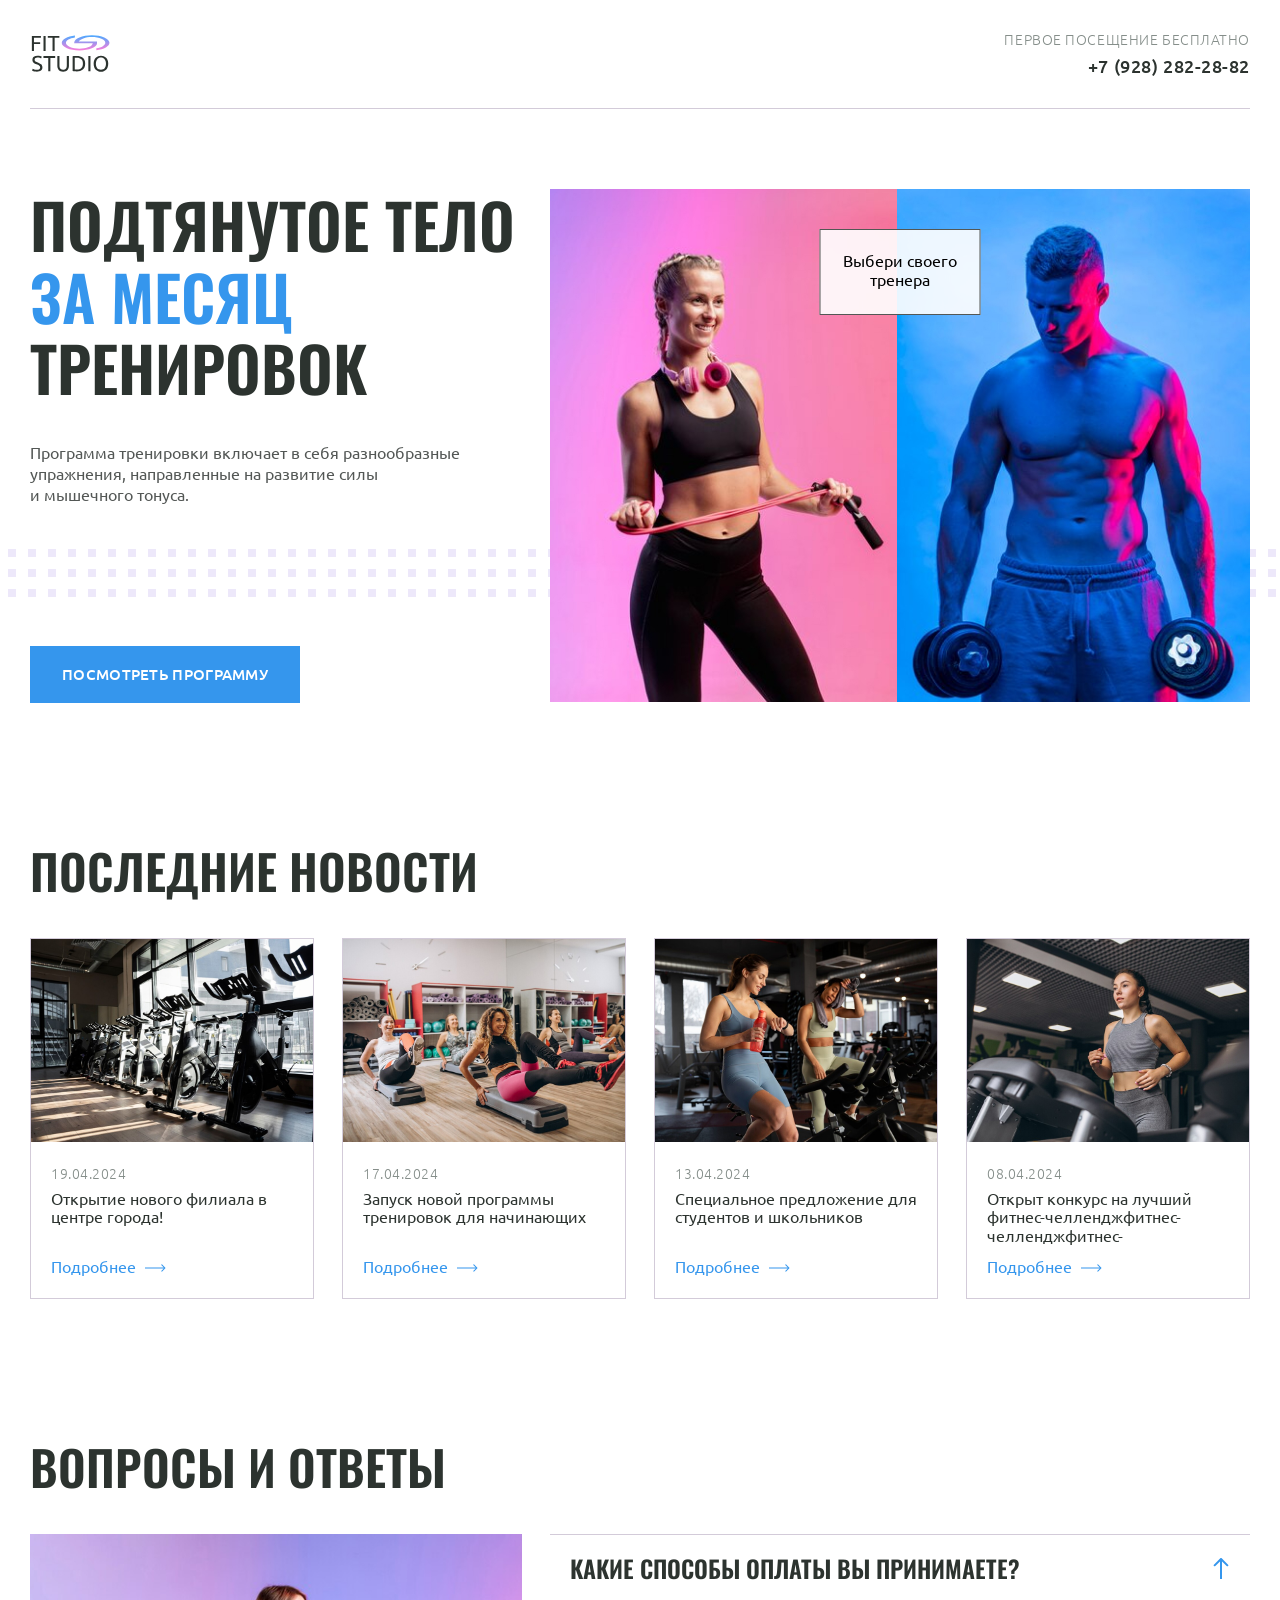
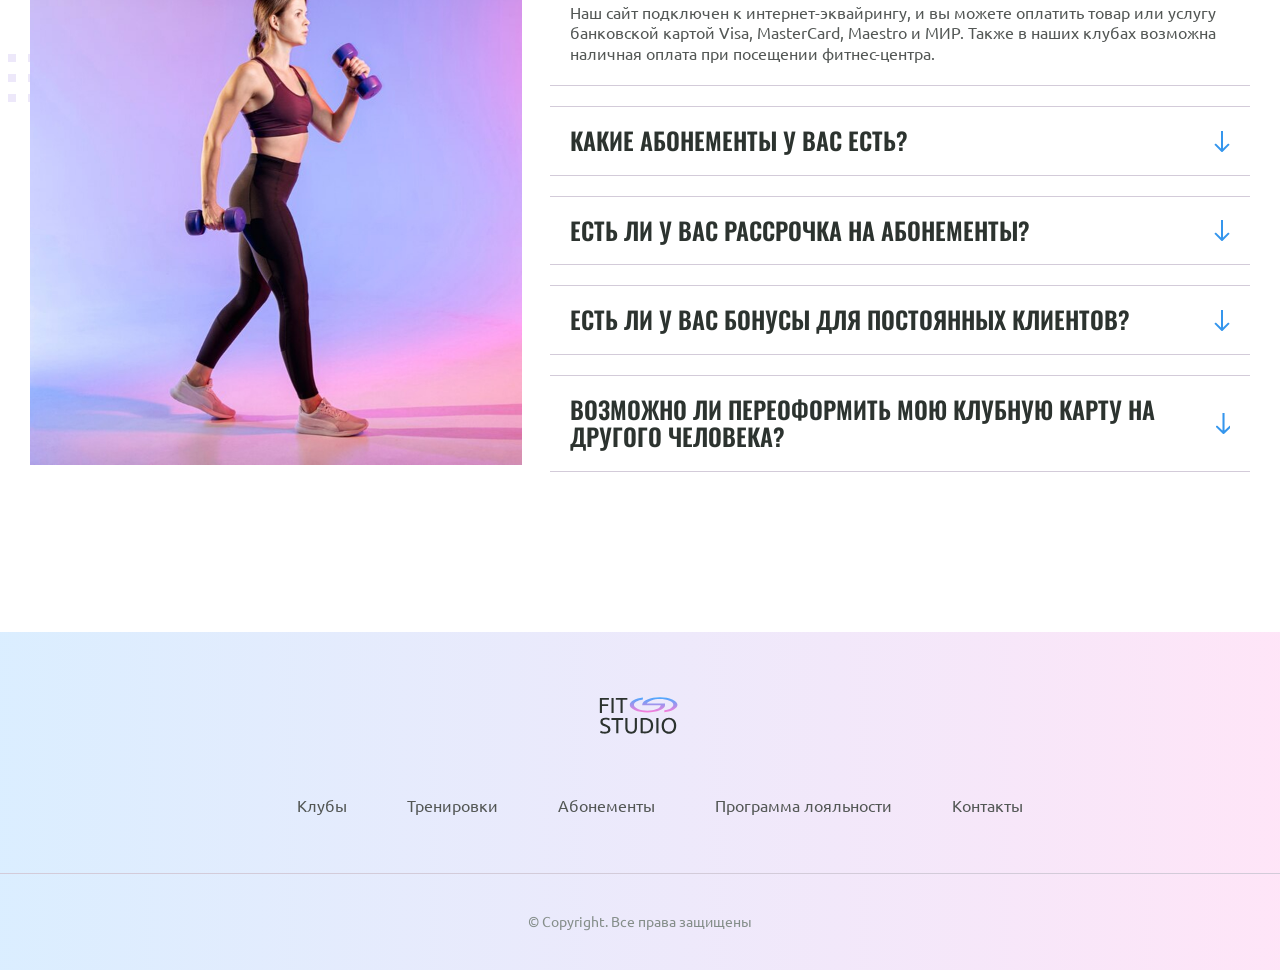
<file: lesson87/html/index.html>
<!DOCTYPE html>
<html lang="ru">

<head>
    <meta charset="UTF-8">
    <meta name="viewport" content="width=device-width, initial-scale=1.0">
    <title>FitStudio - Главная</title>
    <link rel="stylesheet" href="../css/normalize.css">
    <link rel="stylesheet" href="../css/fonts.css">
    <link rel="stylesheet" href="../css/global.css">
    <link rel="stylesheet" href="../css/header.css">
    <link rel="stylesheet" href="../css/footer.css">
    <link rel="stylesheet" href="../css/index.css">
    <link rel="icon" href="../images/favicon.svg" type="image/svg+xml" sizes="128x128">
</head>

<body>
    <header>
        <div class="container">
            <div class="header">
                <a href="../html/index.html">
                    <img src="../images/logo.svg" width="84" height="45" alt="Логотип">
                </a>
                <div class="phone">
                    <p class="phone-about">ПЕРВОЕ ПОСЕЩЕНИЕ БЕСПЛАТНО</p>
                    <a class="phone-link" href="tel:+79282822882">+7 (928) 282-28-82</a>
                </div>
            </div>
        </div>
    </header>
    <main>
        <section class="flex-container сontainer">
            <div class="hero-container">
                <h1 class="h1-article">Подтянутое тело<strong class="semantic-text"> за&nbsp;месяц</strong> тренировок
                </h1>
                <p class="about-text">Программа тренировки включает в себя разнообразные упражнения, направленные
                    на развитие силы и мышечного тонуса.
                </p>
                <a href="#" class="button-info">Посмотреть программу</a>
            </div>
            <div class="images-hero">
                <p class="hero-choose">Выбери своего тренера</p>
                <img src="../images/woman-sport-img.jpg" width="347" height="513"
                    alt="Женщина на розовом фоне стоит со скакалкой">
                <img src="../images/man-sport-img.jpg" width="353" height="513"
                    alt="Мужчина на голубом фоне стоит с гантелями">
            </div>
        </section>
        <section class="last-news container">
            <div class="block-news">
                <h2 class="last-news-main-text">Последние новости</h2>
                <div class="cards-section">
                    <article class="card">
                        <header>
                            <img class="img-card" src="../images/card1-img.jpg" width="284" height="203"
                                alt="Гантели в тренажерном зале">
                            <div class="card-info">
                                <time class="time-card" datetime="2024-04-19">19.04.2024</time>
                                <p class="about-card">Открытие нового филиала в центре города!</p>
                            </div>
                        </header>
                        <footer>
                            <a href="../html/article.html">Подробнее</a>
                        </footer>
                    </article>
                    <article class="card">
                        <header>
                            <img class="img-card" src="../images/card2-img.jpg" width="284" height="203"
                                alt="Девушки тренируются в зале">
                            <div class="card-info">
                                <time class="time-card" datetime="2024-04-17">17.04.2024</time>
                                <p class="about-card">Запуск новой программы тренировок для начинающих</p>
                            </div>
                        </header>
                        <footer>
                            <a href="../html/article.html">Подробнее</a>
                        </footer>
                    </article>
                    <article class="card">
                        <header>
                            <img class="img-card" src="../images/card3-img.jpg" width="284" height="203"
                                alt="Две девушки на велотренажёрах в спортзале">
                            <div class="card-info">
                                <time class="time-card" datetime="2024-04-13">13.04.2024</time>
                                <p class="about-card">Специальное предложение для студентов и школьников</p>
                            </div>
                        </header>
                        <footer>
                            <a href="../html/article.html">Подробнее</a>
                        </footer>
                    </article>
                    <article class="card">
                        <header>
                            <img class="img-card" src="../images/card4-img.jpg" width="284" height="203"
                                alt="Девушка в серой спортивной форме бежит на беговой дорожке">
                            <div class="card-info">
                                <time class="time-card" datetime="2024-04-08">08.04.2024</time>
                                <p class="about-card">Открыт конкурс на лучший фитнес-челленджфитнес-челленджфитнес-</p>
                            </div>
                        </header>
                        <footer>
                            <a href="../html/article.html">Подробнее</a>
                        </footer>
                    </article>
                </div>
            </div>
        </section>
        <section class="faq section">
            <div class="container">
                <h2 class="faq-title-big">Вопросы и ответы</h2>
                <div class="faq-flex-container">
                    <img src="../images/sporty-women2-img.jpg" alt="Девушка с гантелями" width="492" height="531">
                    <div class="faq-questions">
                        <details name="faq" open>
                            <summary class="faq-title-medium">Какие способы оплаты вы принимаете?</summary>
                            <p class="faq-question-text">Наш сайт подключен к интернет-эквайрингу, и вы можете оплатить товар или услугу банковской
                                картой Visa, MasterCard, Maestro и МИР.
                                Также в наших клубах возможна наличная оплата при посещении фитнес-центра.</p>
                        </details>
                        <details name="faq">
                            <summary class="faq-title-medium">Какие абонементы у вас есть?</summary>
                            <p class="faq-question-text">Наш сайт подключен к интернет-эквайрингу, и вы можете оплатить товар или услугу банковской
                                картой Visa, MasterCard, Maestro и МИР.
                                Также в наших клубах возможна наличная оплата при посещении фитнес-центра.</p>
                        </details>
                        <details name="faq">
                            <summary class="faq-title-medium">Есть ли у вас рассрочка на абонементы?</summary>
                            <p class="faq-question-text">Наш сайт подключен к интернет-эквайрингу, и вы можете оплатить товар или услугу банковской
                                картой Visa, MasterCard, Maestro и МИР.
                                Также в наших клубах возможна наличная оплата при посещении фитнес-центра.</p>
                        </details>
                        <details name="faq">
                            <summary class="faq-title-medium">Есть ли у вас бонусы для постоянных клиентов?</summary>
                            <p class="faq-question-text">Наш сайт подключен к интернет-эквайрингу, и вы можете оплатить товар или услугу банковской
                                картой Visa, MasterCard, Maestro и МИР.
                                Также в наших клубах возможна наличная оплата при посещении фитнес-центра.</p>
                        </details>
                        <details name="faq">
                            <summary class="faq-title-medium">Возможно ли переоформить мою клубную карту на другого человека?</summary>
                            <p class="faq-question-text">Наш сайт подключен к интернет-эквайрингу, и вы можете оплатить товар или услугу банковской
                                картой Visa, MasterCard, Maestro и МИР.
                                Также в наших клубах возможна наличная оплата при посещении фитнес-центра.</p>
                        </details>
                    </div>
                </div>
            </div>
        </section>
    </main>
    <footer>
        <div class="footer">
            <div class="footer-top">
                <a class="footer-logo" href="../html/index.html">
                    <img src="../images/logo.svg" width="84" height="45" alt="Логотип">
                </a>
                <nav class="footer-navigation">
                    <ul class="list-links">
                        <li><a href="#">Клубы</a></li>
                        <li><a href="#">Тренировки</a></li>
                        <li><a href="#">Абонементы</a></li>
                        <li><a href="#">Программа лояльности</a></li>
                        <li><a href="#">Контакты</a></li>
                    </ul>
                </nav>
            </div>
            <div class="copyright">&copy; Copyright. Все права защищены</div>
        </div>
    </footer>
</body>

</html>
</file>
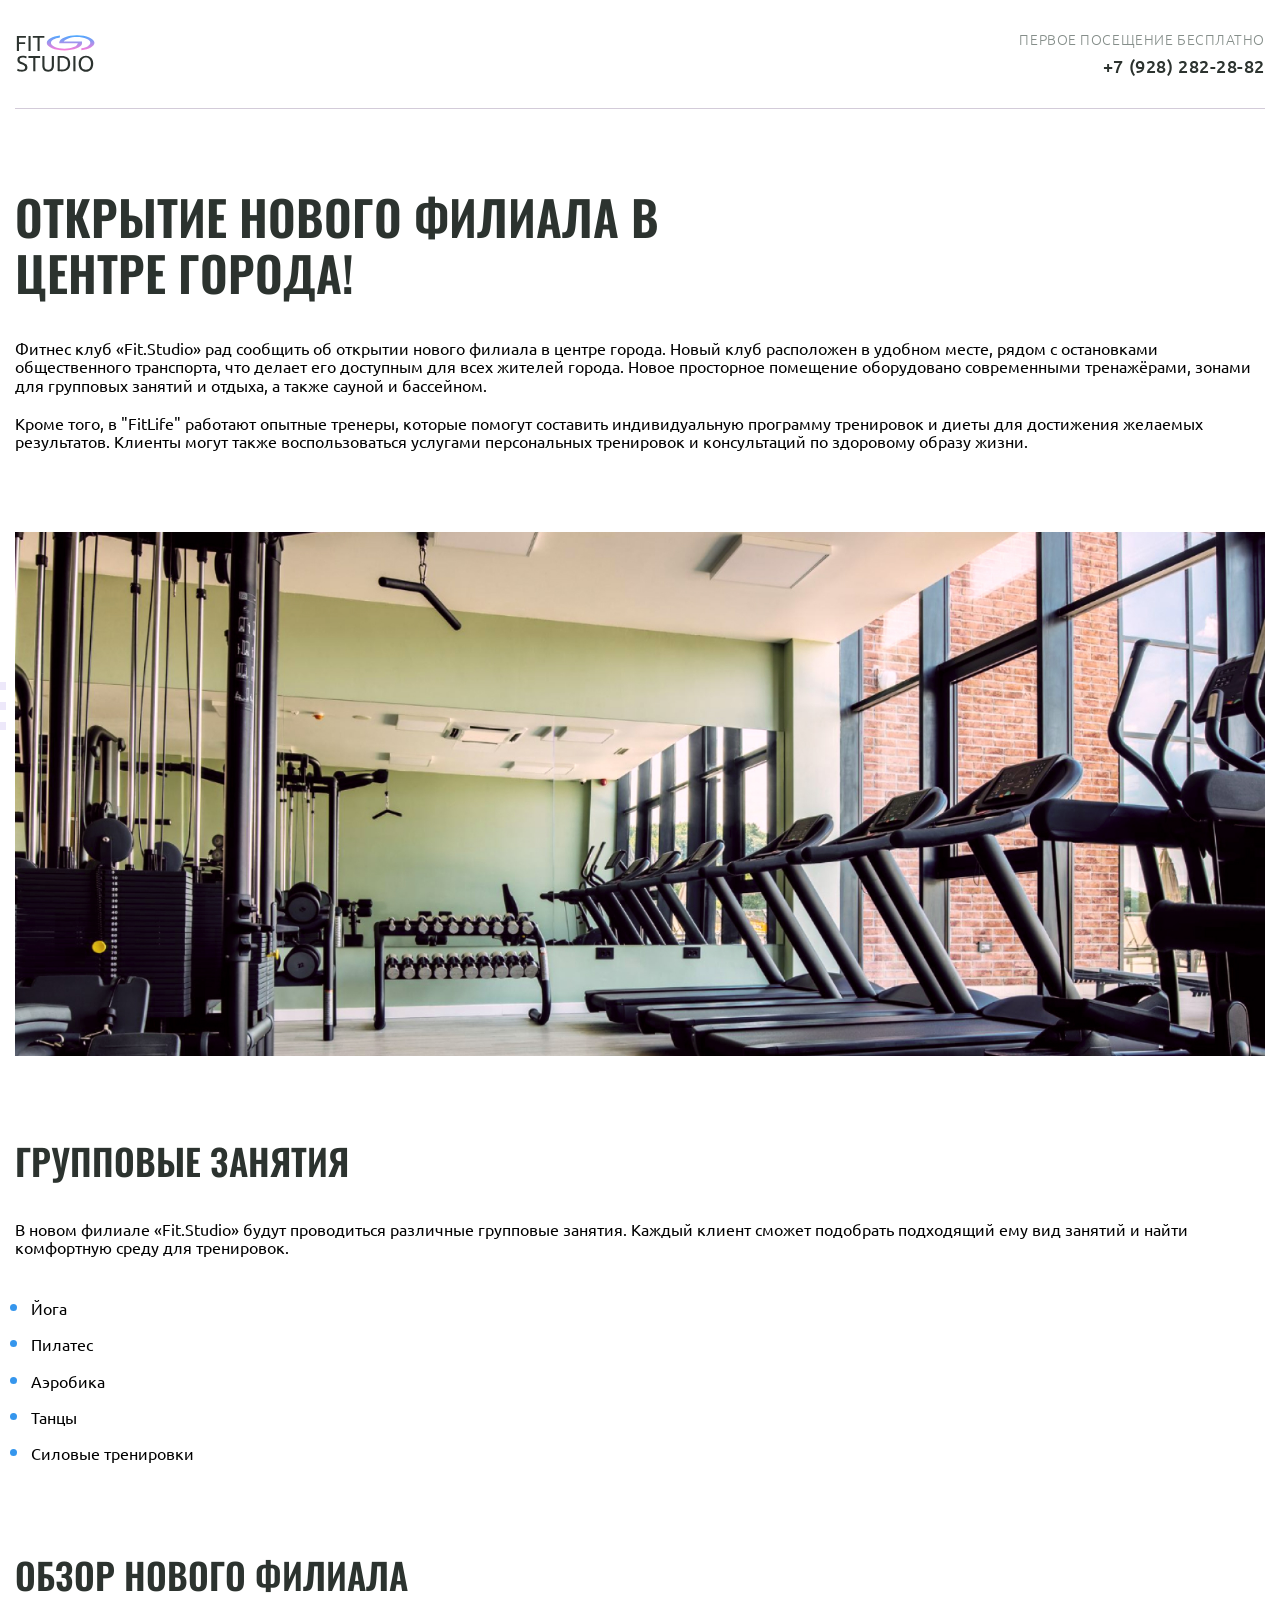
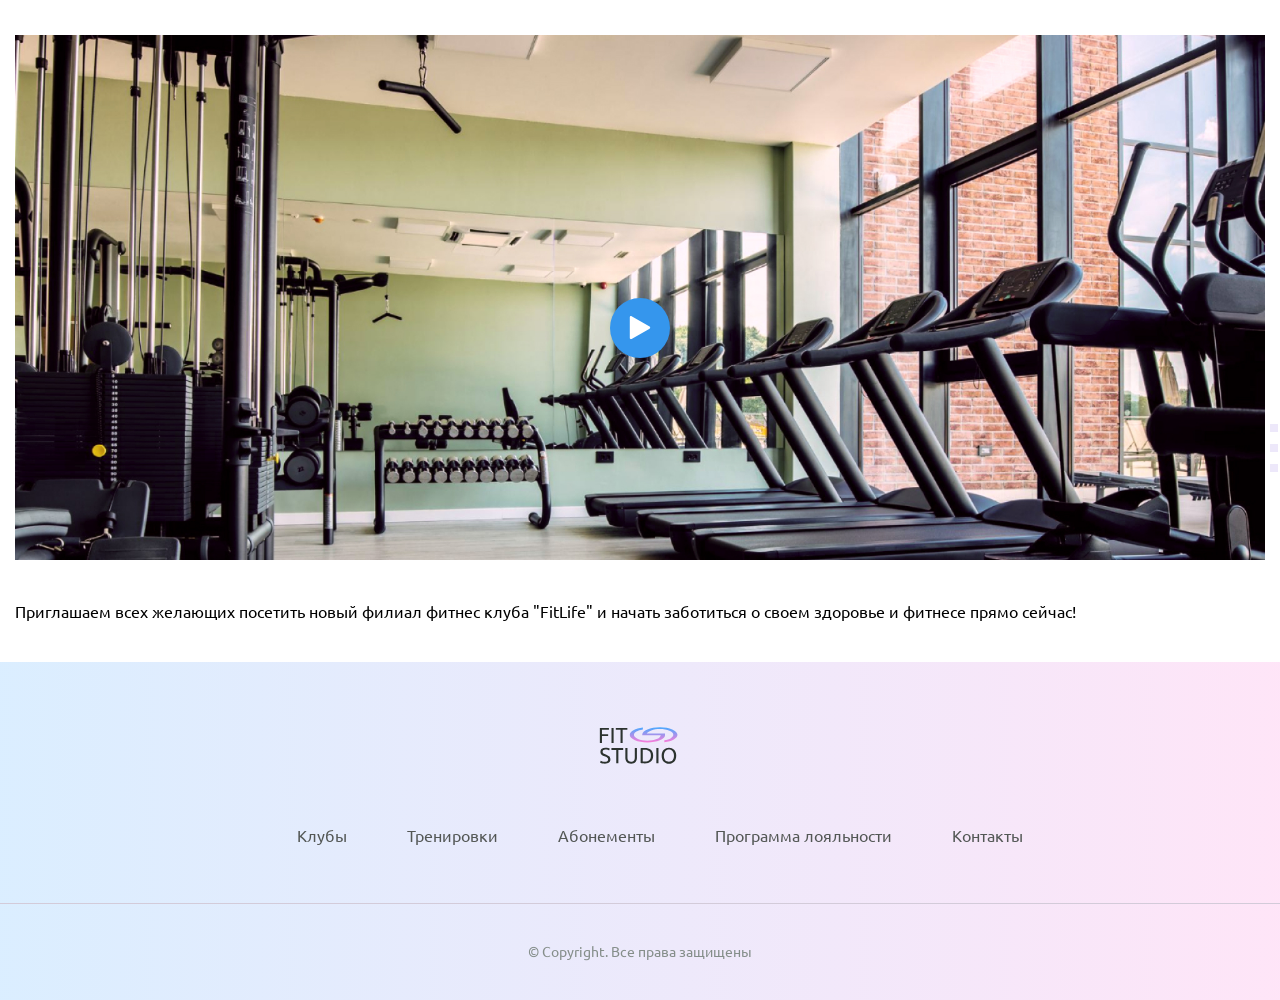
<file: lesson78/html/article.html>
<!DOCTYPE html>
<html lang="ru">

<head>
    <meta charset="UTF-8">
    <meta name="viewport" content="width=device-width, initial-scale=1.0">
    <title>FitSport</title>
    <link rel="stylesheet" href="../css/normalize.css">
    <link rel="stylesheet" href="../css/fonts.css">
    <link rel="stylesheet" href="../css/global.css">
    <link rel="stylesheet" href="../css/header.css">
    <link rel="stylesheet" href="../css/footer.css">
    <link rel="stylesheet" href="../css/article.css">
    <link rel="icon" href="../images/favicon.svg" type="image/svg+xml" sizes="128x128">
</head>

<body>
    <header>
        <div class="main-article header">
            <a href="../html/index.html">
                <img src="../images/logo.svg" width="84" height="45" alt="Логотип">
            </a>
            <div class="phone">
                <p class="phone-about">ПЕРВОЕ ПОСЕЩЕНИЕ БЕСПЛАТНО</p>
                <a class="phone-link" href="tel:+79282822882">+7 (928) 282-28-82</a>
            </div>
        </div>
    </header>
    <article class="main-article">
        <section>
            <h1 class="main-article-title">Открытие нового филиала в центре города!</h1>
            <p class="text-undertitle">Фитнес клуб «Fit.Studio» рад сообщить об открытии нового филиала в центре города.
                Новый клуб расположен в удобном месте, рядом с остановками общественного транспорта, что делает
                его доступным для всех жителей города. Новое просторное помещение оборудовано современными тренажёрами,
                зонами для групповых занятий и отдыха, а также сауной и бассейном.
            </p>
            <p class="text-undertitle text-undertitle-2">Кроме того, в "FitLife" работают опытные тренеры, которые
                помогут составить индивидуальную программу тренировок и диеты для достижения желаемых результатов.
                Клиенты могут также
                воспользоваться услугами персональных тренировок и консультаций по здоровому образу жизни.
            </p>
            <div class="decor-image-wrapper">
                <!--тут ::before-->
                <img class="main-image" src="../images/gym-img.jpg" alt="Тренажерный зал">
            </div>
        </section>
        <section class="section-group-training">
            <h2 class="article-title-group-training">Групповые занятия</h2>
            <p class="text-undertitle">
                В новом филиале «Fit.Studio» будут проводиться различные групповые занятия. Каждый клиент сможет
                подобрать подходящий ему вид занятий и найти комфортную среду для тренировок.
            </p>
            <ul class="list">
                <li class="list-item">Йога</li>
                <li class="list-item">Пилатес</li>
                <li class="list-item">Аэробика</li>
                <li class="list-item">Танцы</li>
                <li class="list-item">Силовые тренировки</li>
            </ul>
        </section>
        <section>
            <h2 class="about-gym">Обзор нового филиала</h2>
            <div class="decor-video-wrapper">
                <button class="play-button">
                    <img class="play-icon" width="24" height="24" src="../images/play-button.svg" alt="Кнопка воспроизведения">
                </button>
                <video width="1250" class="video-gym" poster="../images/gym-img.jpg" preload>
                    <source src="../videos/gym-video.mp4" type="video/mp4">
                    Ваш браузер не поддерживает встроенные видео :P
                </video>
                <!--тут ::before-->
                <p class="text-undervideo">
                    Приглашаем всех желающих посетить новый филиал фитнес клуба "FitLife" и начать заботиться о своем
                    здоровье и фитнесе прямо сейчас!
                </p>
            </div>
        </section> 
    </article>
    <footer>
        <div class="footer">
            <div class="footer-top">
                <a class="footer-logo" href="../html/index.html">
                    <img src="../images/logo.svg" width="84" height="45" alt="Логотип">
                </a>
                <nav class="footer-navigation">
                    <ul class="list-links">
                        <li><a href="#">Клубы</a></li>
                        <li><a href="#">Тренировки</a></li>
                        <li><a href="#">Абонементы</a></li>
                        <li><a href="#">Программа лояльности</a></li>
                        <li><a href="#">Контакты</a></li>
                    </ul>   
                </nav>
            </div>
            <div class="copyright">&copy; Copyright. Все права защищены</div>
        </div>
    </footer> 
</body>

</html>
</file>
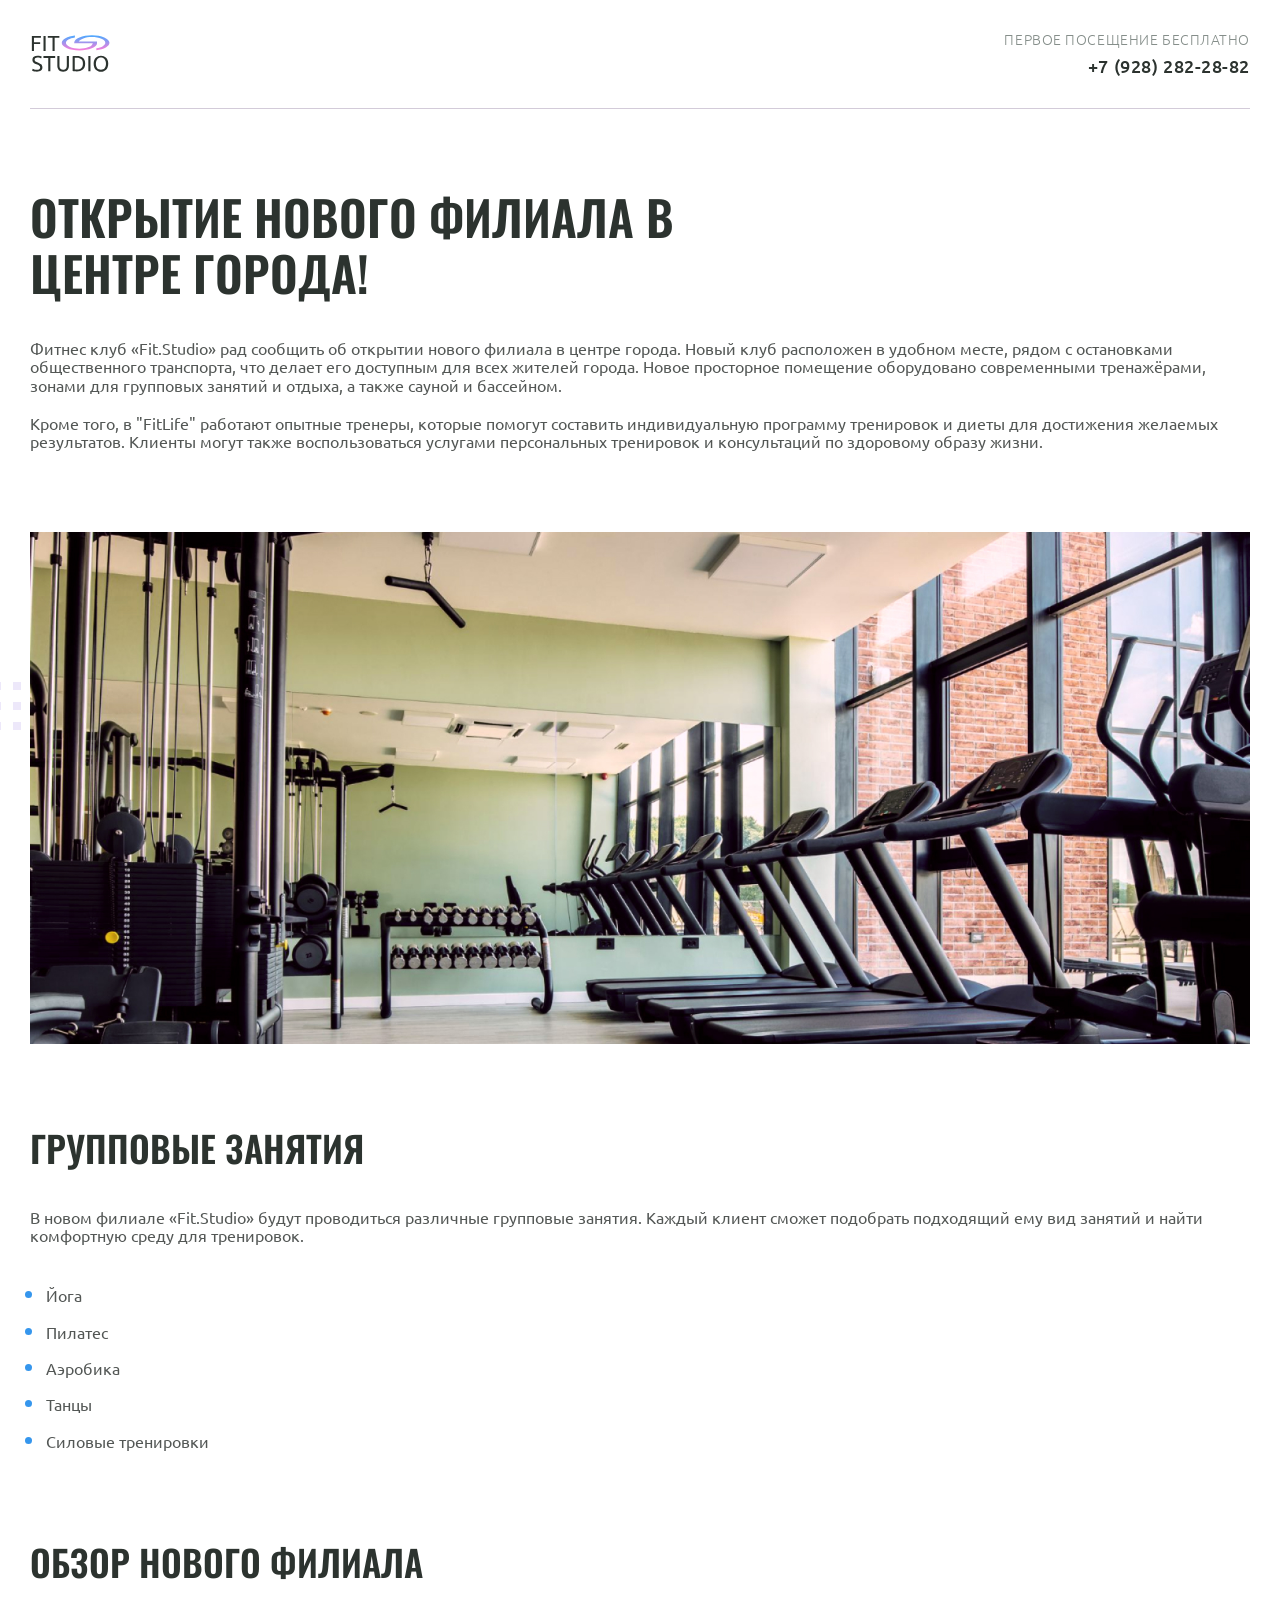
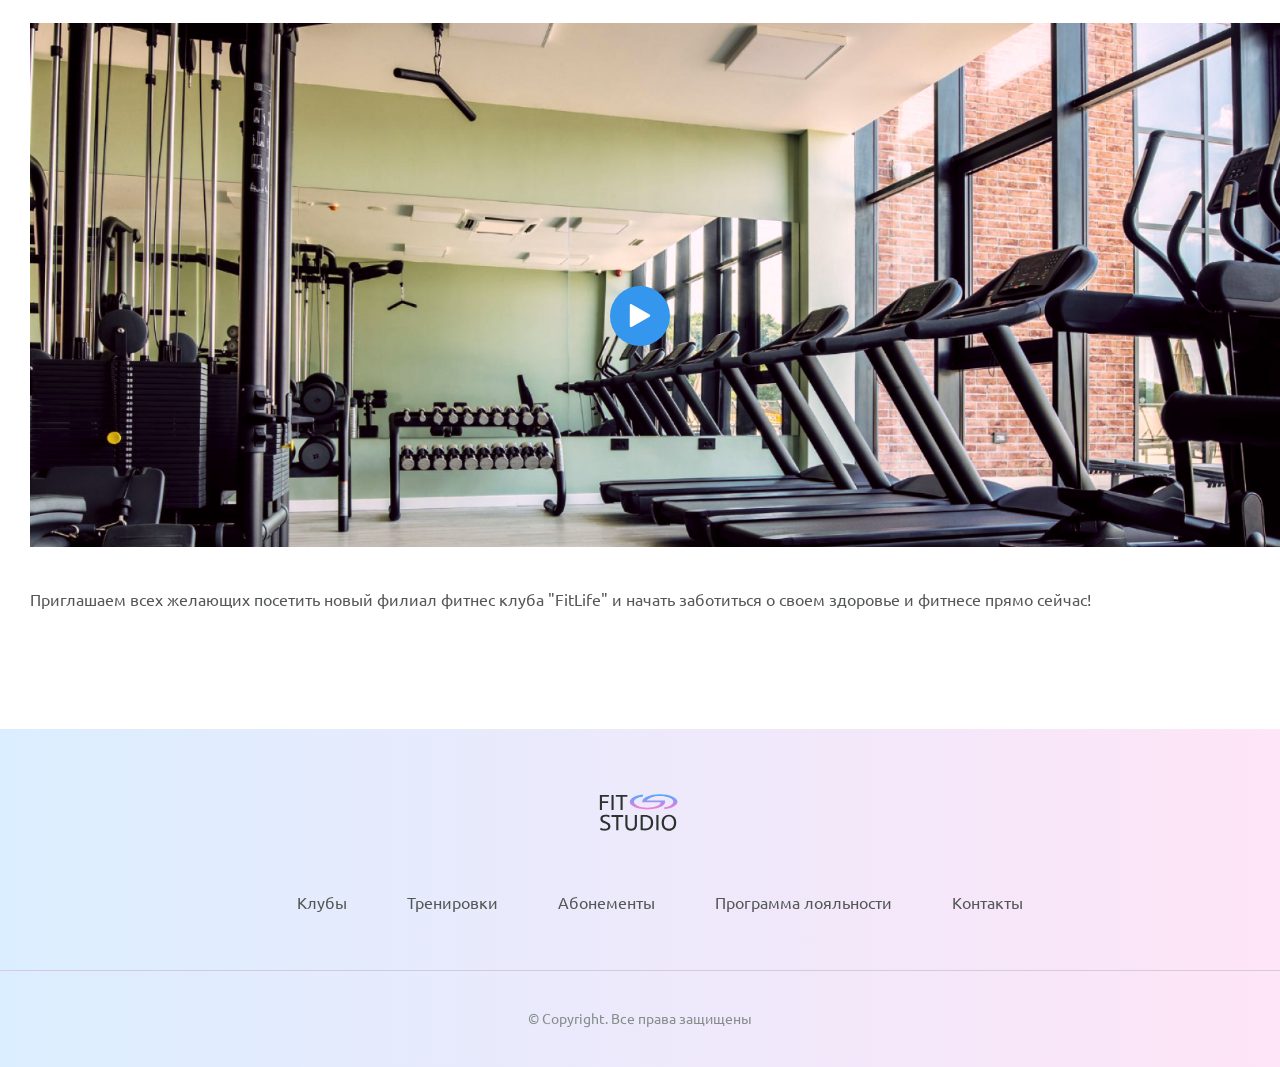
<file: lesson82/html/article.html>
<!DOCTYPE html>
<html lang="ru">

<head>
    <meta charset="UTF-8">
    <meta name="viewport" content="width=device-width, initial-scale=1.0">
    <title>FitSport</title>
    <link rel="stylesheet" href="../css/normalize.css">
    <link rel="stylesheet" href="../css/fonts.css">
    <link rel="stylesheet" href="../css/global.css">
    <link rel="stylesheet" href="../css/header.css">
    <link rel="stylesheet" href="../css/footer.css">
    <link rel="stylesheet" href="../css/article.css">
    <link rel="icon" href="../images/favicon.svg" type="image/svg+xml" sizes="128x128">
</head>

<body>
    <header>
        <div class="container">
            <div class="header">
                <a href="../html/index.html">
                    <img src="../images/logo.svg" width="84" height="45" alt="Логотип">
                </a>
                <div class="phone">
                    <p class="phone-about">ПЕРВОЕ ПОСЕЩЕНИЕ БЕСПЛАТНО</p>
                    <a class="phone-link" href="tel:+79282822882">+7 (928) 282-28-82</a>
                </div>
            </div>
        </div>
    </header>
    <article class="container">
        <section>
            <h1 class="main-article-title">Открытие нового филиала в центре города!</h1>
            <p class="text-undertitle">Фитнес клуб «Fit.Studio» рад сообщить об открытии нового филиала в центре города.
                Новый клуб расположен в удобном месте, рядом с остановками общественного транспорта, что делает
                его доступным для всех жителей города. Новое просторное помещение оборудовано современными тренажёрами,
                зонами для групповых занятий и отдыха, а также сауной и бассейном.
            </p>
            <p class="text-undertitle text-undertitle-2">Кроме того, в "FitLife" работают опытные тренеры, которые
                помогут составить индивидуальную программу тренировок и диеты для достижения желаемых результатов.
                Клиенты могут также
                воспользоваться услугами персональных тренировок и консультаций по здоровому образу жизни.
            </p>
            <div class="decor-image-wrapper">
                <!--тут ::before-->
                <img class="main-image" src="../images/gym-img.jpg" alt="Тренажерный зал">
            </div>
        </section>
        <section class="section-group-training">
            <h2 class="article-title-group-training">Групповые занятия</h2>
            <p class="text-undertitle">
                В новом филиале «Fit.Studio» будут проводиться различные групповые занятия. Каждый клиент сможет
                подобрать подходящий ему вид занятий и найти комфортную среду для тренировок.
            </p>
            <ul class="list">
                <li class="list-item">Йога</li>
                <li class="list-item">Пилатес</li>
                <li class="list-item">Аэробика</li>
                <li class="list-item">Танцы</li>
                <li class="list-item">Силовые тренировки</li>
            </ul>
        </section>
        <section class="section-group-video">
            <h2 class="about-gym">Обзор нового филиала</h2>
            <div class="decor-video-wrapper">
                <button class="play-button">
                    <img class="play-icon" width="24" height="24" src="../images/play-button.svg" alt="Кнопка воспроизведения">
                </button>
                <video width="1250" class="video-gym" poster="../images/gym-img.jpg" preload>
                    <source src="../videos/gym-video.mp4" type="video/mp4">
                    Ваш браузер не поддерживает встроенные видео :P
                </video>
                <!--тут ::before-->
                <p class="text-undervideo">
                    Приглашаем всех желающих посетить новый филиал фитнес клуба "FitLife" и начать заботиться о своем
                    здоровье и фитнесе прямо сейчас!
                </p>
            </div>
        </section> 
    </article>
    <footer>
        <div class="footer">
            <div class="footer-top">
                <a class="footer-logo" href="../html/index.html">
                    <img src="../images/logo.svg" width="84" height="45" alt="Логотип">
                </a>
                <nav class="footer-navigation">
                    <ul class="list-links">
                        <li><a href="#">Клубы</a></li>
                        <li><a href="#">Тренировки</a></li>
                        <li><a href="#">Абонементы</a></li>
                        <li><a href="#">Программа лояльности</a></li>
                        <li><a href="#">Контакты</a></li>
                    </ul>   
                </nav>
            </div>
            <div class="copyright">&copy; Copyright. Все права защищены</div>
        </div>
    </footer> 
</body>

</html>
</file>
<file: src/style.css>
*{padding: 0;margin: 0;border: 0;}
*,*:before,*:after{-webkit-box-sizing: border-box;box-sizing: border-box;}
:focus,:active{outline: none;}
a:focus,a:active{outline: none;}
nav,footer,header,aside{display: block;}
html,body{
    height:100%;width:100%;
    font-size:100%;line-height:1;-ms-text-size-adjust:100%;-moz-text-size-adjust:100%;-webkit-text-size-adjust:100%;}
input,button,textarea{font-family:inherit;}
input::-ms-clear{display: none;}
button{cursor: pointer;}
button::-moz-focus-inner{padding:0;border:0;}
a,a:visited{text-decoration: none;}
a:hover{text-decoration: none;}
ul li{list-style: none;}
img{vertical-align: top;}
h1,h2,h3,h4,h5,h6{font-size:inherit;font-weight: inherit;}
a{color:inherit;}



body {
    font-family: "Montserrat",SansSerif;
    color: black;
}

body.overflow {
    overflow: hidden;
}



.layout {
    display: -webkit-box;
    display: -ms-flexbox;
    display: flex;
    min-height: 100vh;
}

.sidebar {
    padding: 40px 24px 40px 0;
    -ms-flex-negative: 0;
    flex-shrink: 0;
    background-color: white;
}



.content {
    -webkit-box-flex: 1;
    -ms-flex-positive: 1;
    flex-grow: 1;
    background-color: #F4F4F4;
}

.container {
    display: -webkit-box;
    display: -ms-flexbox;
    display: flex;
    -webkit-box-orient: vertical;
    -webkit-box-direction: normal;
    -ms-flex-direction: column;
    flex-direction: column;
    -webkit-box-pack: center;
    -ms-flex-pack: center;
    justify-content: center;
    -webkit-box-align: center;
    -ms-flex-align: center;
    align-items: center;
    padding: 150px 60px 80px 60px;
}


.logo {
    margin-left: 60px;
    margin-bottom: 60px;
}

.sidebar__user {
    background-color: #F4F4F4;
    padding: 20px 30px;
    margin-left: 60px;
    margin-bottom: 100px;
    border-radius: 8px;
    border: 1px solid #DADEC9;
}

.sidebar__name {
    color:#161814;
    font-size: 18px;
    font-weight: 500;
    margin-bottom: 6px;
}

.sidebar__text {
    color: #AFB1A7;
    font-size: 13px;
    font-weight: 400;
    line-height: 130%; /* 16.9px */
}

.sidebar__item {
    width: 372px;
}

.sidebar__button {
    display: -webkit-box;
    display: -ms-flexbox;
    display: flex;
    -webkit-box-align: center;
    -ms-flex-align: center;
    align-items: center;
    gap: 10px;
    padding: 20px 60px;
    margin-bottom: 12px;
    border-radius: 0px 100px 100px 0px;
    -webkit-transition: all .5s;
    -o-transition: all .5s;
    transition: all .5s;
    cursor: pointer;
    width: 90%;
    color:#161814;
    font-size: 16px;
    font-weight: 500;
}

.sidebar__button.active , .sidebar__button:hover {
    width: 100%;
    background-color: #DAF765;
}


.content__title {
    color: #161814;
    font-size: 48px;
    font-weight: 700;
    margin-bottom: 40px;
}

.content__list {
    display: -webkit-box;
    display: -ms-flexbox;
    display: flex;
    -webkit-box-align: center;
    -ms-flex-align: center;
    align-items: center;
    -ms-flex-wrap: wrap;
    flex-wrap: wrap;
    gap: 20px;
}



.content__list-item  {
    cursor: pointer;
    padding: 12px 18px;
    background-color: #fff;
    border-radius: 10px;
    border: 1px solid #DADEC9;
    -webkit-transition: all .3s;
    -o-transition: all .3s;
    transition: all .3s;
}

.content__list-item:hover,.content__list-diplom:hover {
    background-color: #AFB1A7;
}

li a {
    padding: 12px 18px;

}


.content__list-diplom {
    -webkit-transition: all .3s;
    -o-transition: all .3s;
    transition: all .3s;
    display: inline-block;
    padding: 12px 18px;
    background-color: #fff;
    border-radius: 10px;
    border: 1px solid #DADEC9;
}

.content__decor {
    display: -webkit-box;
    display: -ms-flexbox;
    display: flex;
    -webkit-box-align: center;
    -ms-flex-align: center;
    align-items: center;
}

.content__decor-text {
    color:#BEDD44;
    font-size: 36px;
    font-weight: 700;
    line-height: 110%; /* 39.6px */
}

.content__block {
    max-width: 1200px;
}

.content__block.hidden {
    display: none;
}

.content__decor-img img{
    width: 100%;
}

.burger {
    display: none;
    padding: 5px;
    position: fixed;
    top: 3%;
    right: 7%;
    width: 40px;
    height: 40px;
    background-color: #161814;
    border-radius: 50%;
    z-index: 10;
    border: 1px solid #DAF765;
}

@media (max-width: 768px) {
    .burger {
        display: block;
    }

    .sidebar {
        -webkit-transition: all .3s;
        -o-transition: all .3s;
        transition: all .3s;
        -webkit-transform: translateX(-100%);
        -ms-transform: translateX(-100%);
        transform: translateX(-100%);
        position: fixed;
        top: 0;
        left: 0;
        bottom: 0;
        z-index: 5;
    }

    .sidebar.show {
        -webkit-transform: translateX(0%);
        -ms-transform: translateX(0%);
        transform: translateX(0%);
    }

    .overlay {
        opacity: 0;
        pointer-events: none;
        -webkit-transition: all .3s;
        -o-transition: all .3s;
        transition: all .3s;
        position: absolute;
        top: 0;
        right: 0;
        left: 0;
        bottom: 0;
        z-index: 3;
        background-color: #000000e0;
    }

    .overlay.show {
        opacity: 1;
        pointer-events: all;
    }

    .container {
        padding: 40px 20px;
        min-height: 100%;
    }

    .content__decor {
        margin-top: 20px;
        -webkit-box-orient: vertical;
        -webkit-box-direction: normal;
        -ms-flex-direction: column;
        flex-direction: column;
    }
}

@media (max-width: 400px) {
    .sidebar__user {
        margin-left: 0;
    }
}
</file>
<file: hello-arokenru/style.css>
h1 {
    color: red;
}
</file>
<file: lesson50/css/fonts.css>
@font-face {
    font-family: "Oswald";
    src: local('Oswald'),
         url("./font/OswaldMedium.woff2") format("woff2");
    font-weight: 500;
    font-style: normal;
    font-display: swap;
}

@font-face {
    font-family: 'Oswald';
    src: local('Oswald'), 
         url("./font/OswaldSemiBold.woff2") format("woff2");
    font-weight: 600;
    font-style: normal;
    font-display: swap;
}

@font-face {
    font-family: 'Ubuntu';
    src: local('Ubuntu'), 
         url("./font/UbuntuLight.woff2") format("woff2");
    font-weight: 300;
    font-style: normal;
    font-display: swap;
}

@font-face {
    font-family: 'Ubuntu';
    src: local('Ubuntu'),
         url("./font/UbuntuRegular.woff2") format("woff2");
    font-weight: 400;
    font-style: normal;
    font-display: swap;
}

@font-face {
    font-family: 'Ubuntu';
    src: local('Ubuntu'),
         url("./font/UbuntuMedium.woff2") format("woff2");
    font-weight: 500;
    font-style: normal;
    font-display: swap;
}
</file>
<file: lesson50/css/style.css>
html {
    font-family: Ubuntu, Oswald, sans-serif;
}

body * {
    box-sizing: border-box;
}

h1,
h2,
h3,
h4,
h5,
h6,
p {
    margin: 0;
}

::marker {
    color: rgb(43, 163, 224);
}

.main-article {
    max-width: 1250px;
    margin: 0 auto;
}

.main-article-title {
    margin-top: 80px;
    margin-bottom: 40px;
    font-weight: 600;
    font-size: 48px;
    line-height: 115%;
    text-transform: uppercase;
    max-width: 716px;
    color: #2c332f;;
}

.text-undertitle {
    margin-bottom: 20px;
}

.text-undertitle-2 {
    margin-bottom: 80px;
}

.article-title-group-training {
    margin-top: 80px;
    margin-bottom: 40px;
    font-weight: 600;
    font-size: 36px;
    line-height: 115%;
    text-transform: uppercase;
    color: #2c332f;
}

.list {
    padding: 15px;
    margin: 0;
}

.list-item {
    margin-bottom: 12px;
}

.about-gym {
    margin-top: 62px;
    margin-bottom: 40px;
    font-weight: 600;
    font-size: 36px;
    line-height: 115%;
    text-transform: uppercase;
    color: #2c332f;
}

.main-image,
.main-video {
    width: 100%;
}

.text-undervideo {
    margin-top: 40px;
    margin-bottom: 40px;
}

.footer {
    max-width: 1920px;
    background-color: rgb(223, 175, 183);
}

.logo{
    margin-left: 760px;
    margin-bottom: 40px;
}

.footer-navigation li {
    display: inline-block;
    margin-right: 60px;
}

.footer-navigation ul {
    padding-left: 445px;
    margin-bottom: 40px;
}

.link-footer {
    text-decoration-line: none;
    color: #2c332f;
    font-size: 16px;
}

.line-footer {
    max-width: 1920px;
    color: #2c332f;
    margin-bottom: 40px;
}

.copyright {
    margin-left: 675px;
    color: #2c332f;
    margin-bottom: 40px;
}
</file>
<file: lesson63/css/fonts.css>
@font-face {
    font-family: "Oswald";
    src: local('Oswald'),
         url("./font/OswaldMedium.woff2") format("woff2");
    font-weight: 500;
    font-style: normal;
    font-display: swap;
}

@font-face {
    font-family: 'Oswald';
    src: local('Oswald'), 
         url("./font/OswaldSemiBold.woff2") format("woff2");
    font-weight: 600;
    font-style: normal;
    font-display: swap;
}

@font-face {
    font-family: 'Ubuntu';
    src: local('Ubuntu'), 
         url("./font/UbuntuLight.woff2") format("woff2");
    font-weight: 300;
    font-style: normal;
    font-display: swap;
}

@font-face {
    font-family: 'Ubuntu';
    src: local('Ubuntu'),
         url("./font/UbuntuRegular.woff2") format("woff2");
    font-weight: 400;
    font-style: normal;
    font-display: swap;
}

@font-face {
    font-family: 'Ubuntu';
    src: local('Ubuntu'),
         url("./font/UbuntuMedium.woff2") format("woff2");
    font-weight: 500;
    font-style: normal;
    font-display: swap;
}
</file>
<file: lesson63/css/style.css>
html {
    font-family: Ubuntu, Oswald, sans-serif;
}

body * {
    box-sizing: border-box;
}

h1,
h2,
h3,
h4,
h5,
h6,
p {
    margin: 0;
}

.main-article {
    max-width: 1250px;
    margin: 0 auto;
}

.main-article-title {
    margin-top: 80px;
    margin-bottom: 40px;
    font-weight: 600;
    font-size: 48px;
    line-height: 115%;
    text-transform: uppercase;
    max-width: 716px;
    color: #2c332f;;
}

.text-undertitle {
    margin-bottom: 20px;
}

.text-undertitle-2 {
    margin-bottom: 80px;
}

.article-title-group-training {
    margin-top: 80px;
    margin-bottom: 40px;
    font-weight: 600;
    font-size: 36px;
    line-height: 115%;
    text-transform: uppercase;
    color: #2c332f;
}

.list {
    padding: 16px;
    margin: 0;
}

.list-item::marker {
    font-size: 22px;
    color: #3596ED;
    margin-bottom: 12px;
}

.list-item {
    margin-bottom: 12px;
}

.about-gym {
    margin-top: 62px;
    margin-bottom: 40px;
    font-weight: 600;
    font-size: 36px;
    line-height: 115%;
    text-transform: uppercase;
    color: #2c332f;
}

.decor-image-wrapper {
    position: relative;
}

.decor-image-wrapper::before {
    content: "";
    background: url(../images/decor2.svg) no-repeat;
    position: absolute;
    top: 150px;
    left: -325px;
    z-index: 0;
    width: 528px;
    height: 48px;
}

.main-image,
.main-video {
    position: relative;
    max-width: 100%;
}

.play-button {
    position: absolute;
    top: 50%;
    right: 50%;
    transform: translate(50%, -50%);
    display: flex;
    align-items: center;
    justify-content: center;
    width: 60px;
    height: 60px;
    background-color: #3596ED;
    border: none;
    border-radius: 50%;
    cursor: pointer;
}

.decor-video-wrapper {
    position: relative;
    z-index: 1;
}

.decor-video-wrapper::before {
    position: absolute;
    content: "";
    background: url(../images/decor2.svg);
    bottom: 150px;
    right: -325px;
    z-index: -1;
    width: 528px;
    height: 48px;
}

.text-undervideo {
    margin-top: 40px;
    margin-bottom: 40px;
}

.footer {
    max-width: 1920px;
    background-color: rgb(223, 175, 183);
}

.logo{
    margin-left: 760px;
    margin-bottom: 40px;
}

.footer-navigation li {
    display: inline-block;
    margin-right: 60px;
}

.footer-navigation ul {
    padding-left: 445px;
    margin-bottom: 40px;
}

.link-footer {
    text-decoration-line: none;
    color: #2c332f;
    font-size: 16px;
}

.line-footer {
    max-width: 1920px;
    color: #2c332f;
    margin-bottom: 40px;
}

.copyright {
    margin-left: 675px;
    color: #2c332f;
    margin-bottom: 40px;
}
</file>
<file: lesson34/css/index.css>
table {
    border-spacing: 0px;
    border-collapse: collapse;
    font-family: sans-serif;
    font-size: 2rem;
}

td,
tr,
th {
    border: 1px solid black;
    padding: 1px 5px 1px 5px;
}

caption {
    border: 1px solid black;
    border-bottom: none;
    font-weight: bold;
}

.saturday,
.sunday {
    color: red;
}
</file>
<file: lesson41/css/index.css>
label {
    display: block;
    margin-bottom: 5px;
}

body,
textarea {
    font-family: sans-serif;
}

input,
textarea {
    margin-bottom: 10px;
    min-height: 20px;
}

.sender {
    height: 30px;
    cursor: pointer;
    margin-bottom: 10px;
}

.political-mark {
    cursor: pointer;
}

.user-message {
    resize: vertical;
    max-height: 120px;
}

textarea {
    width: 163px;
    min-height: 60px;
}

fieldset {
    width: 300px;
    border: 1px solid black;
    padding-bottom: 0px;
    background-color: rgb(72, 38, 86);
}

.second-block {
    border-top: none;
    border-radius: 0px 0px 12px 12px;
}

.first-block {
    border-bottom: none;
    border-radius: 12px 12px 0px 0px;
}
</file>
<file: lesson73/css/style.css>
body {
    box-sizing: border-box;
    display: flex;
    justify-content: center;
    align-items: center;
    min-height: 100vh;
}

*,
::before,
::after {
    box-sizing: border-box;
}

label {
    display: inline-block;
    margin: 0;
    margin-bottom: 5px;
}

input {
    margin: 0;
    margin-bottom: 12px;
    width: 100%;    
}

.form {
    border: 1px solid #333;
    border-radius: 6px;
    max-width: 400px;
    padding: 20px;
}

.first-group,
.second-group {
    border: none;
    padding: 0;
}

.first-group-name {
    font-weight: 700;
    padding: 0;
    margin-bottom: 15px;
    font-size: 18px;
}

.message-area {
    resize: vertical;
    width: 100%;
    margin-bottom: 10px;
    max-height: 100px;
}

input:focus-visible:not(.political-checkbox) {
    outline: 2px solid #148f1c;
    border-radius: 3px;
    outline-offset: 1px;
    border: 1px solid gray;
    padding: 2px 3px;
}

input:disabled {
    opacity: 0.7;
}

.message-area:focus-visible {
    outline: 2px solid #148f1c;
    border-radius: 3px;
    outline-offset: 1px;
}

.political-checkbox {
    appearance: none;
    width: 0;
    outline: none;
}

.political-checkbox:focus-visible {
    outline: none;
    border: none;
}

.political-label {
    padding-left: 22px;
}

.political-checkbox::after {
    content: "";
    position: absolute;
    width: 16px;
    height: 16px;
    border: 1px solid #333;
    border-radius: 4px;
    margin-left: -22px;
}

.political-checkbox:checked::after {
    background: url("../images/check-icon.svg") no-repeat center, #148f1c;

}

.political-checkbox-text {
    margin: 0;
    font-size: 16px;
}

.button-send {
    border: none;
    border-radius: 7px;
    padding: 6px;
    cursor: pointer;
    margin-top: 6px;
    margin-bottom: 0;
    background-color: #148f1c;
    color: white;
    transition: opacity 0.25s, background-color 0.25s, transform 0.15s;
}

.button-send:hover {
    opacity: 0.85;
}

.button-send:not(:disabled):active {
    background-color: #0f6213;
    transform-origin: center;
    transform: scale(0.97);
}

.button-send:focus-visible,
.political-checkbox:focus-visible::after {
    outline: 2px solid #148f1c;
    border-radius: 4px;
    outline-offset: 1px;   
}

.button-send:disabled {
    opacity: 0.6;
    cursor: default;
}
</file>
<file: lesson82/css/fonts.css>
@font-face {
    font-family: "Oswald";
    src: local('Oswald'),
         url("./font/OswaldMedium.woff2") format("woff2");
    font-weight: 500;
    font-style: normal;
    font-display: swap;
}

@font-face {
    font-family: 'Oswald';
    src: local('Oswald'), 
         url("./font/OswaldSemiBold.woff2") format("woff2");
    font-weight: 600;
    font-style: normal;
    font-display: swap;
}

@font-face {
    font-family: 'Ubuntu';
    src: local('Ubuntu'), 
         url("./font/UbuntuLight.woff2") format("woff2");
    font-weight: 300;
    font-style: normal;
    font-display: swap;
}

@font-face {
    font-family: 'Ubuntu';
    src: local('Ubuntu'),
         url("./font/UbuntuRegular.woff2") format("woff2");
    font-weight: 400;
    font-style: normal;
    font-display: swap;
}

@font-face {
    font-family: 'Ubuntu';
    src: local('Ubuntu'),
         url("./font/UbuntuMedium.woff2") format("woff2");
    font-weight: 500;
    font-style: normal;
    font-display: swap;
}
</file>
<file: lesson82/css/global.css>
html {
    font-family: Ubuntu, Oswald, sans-serif;
}

body * {
    box-sizing: border-box;
}

body {
    min-height: 100vh;
    overflow-x: hidden;
}

h1,
h2,
h3,
h4,
h5,
h6,
p {
    margin: 0;
}

.container {
    max-width: 1250px;
    margin: 0 auto;
    padding: 0 15px;
}
</file>
<file: lesson82/css/header.css>
.header {
    display: flex;
    justify-content: space-between;
    align-items: center;
    padding: 30px 0;
    margin-bottom: 80px;
}

.container > .header {
    border-bottom: 1px solid #D3CBD9;
}

.phone {
    font-weight: 300;
    font-size: 14px;
    letter-spacing: 0.04em;
    text-align: right;
    color: #858E8A;
}

.phone-about {
    font-weight: 300;
    font-size: 14px;
    letter-spacing: 0.04em;
    text-align: right;
    color: #858E8A;
    margin-bottom: 8px;
}

.phone-link {
    font-weight: 500;
    font-size: 18px;
    text-decoration: none;
    color: #2C332F;
    transition: color 0.2s;
}

.phone-link:hover {
    color: #3596ED;
}
</file>
<file: lesson82/css/footer.css>
.footer {
    display: flex;
    flex-direction: column;
    text-align: center;
    margin-top: auto;
    background: linear-gradient(90deg, rgba(73, 169, 255, 0.2) 0%, rgba(252, 124, 217, 0.2) 100%);
}

.footer-top {
    margin-top: 60px;
    border-bottom: 1px solid #D3CBD9;
    padding-bottom: 40px;
    margin-bottom: 40px;
}

.footer-logo {
    display: inline-block;
    margin-bottom: 40px;
}

.footer-navigation .list-links {
    display: flex;
    justify-content: center;
    gap: 60px;
}

.list-links li {
    list-style: none;
    margin: 0;
    padding: 0;
    font-weight: 400;
    font-size: 16px;
    line-height: 130%;
}

.list-links a {
    color: #535755;
    text-decoration: none;
    transition: color 0.2s;
}

.list-links a:hover {
    color: #3596ED;
}

.copyright {
    font-weight: 400;
    font-size: 14px;
    color: #858E8A;
    margin-bottom: 40px;
}
</file>
<file: lesson82/css/index.css>
.flex-container {
    display: flex;
    position: relative;
    justify-content: center;
    gap: 28px;
    z-index: 1;
    margin-bottom: 140px;
    padding: 0 15px;
}

.h1-article {
    max-width: 492px;
    font-weight: 600;
    font-size: 62px;
    line-height: 115%;
    text-transform: uppercase;
    color: #2C332F;
    margin-bottom: 40px;
    font-family: 'Oswald';
}

.h1-article .semantic-text {
    color: #3596ED;
}

.about-text {
    font-weight: 400;
    font-size: 16px;
    line-height: 130%;
    color: #535755;
    max-width: 439px;
    margin-bottom: 140px;
}

.button-info {
    display: inline-block;
    padding: 19px 32px;
    color: white;
    background-color: #3596ED;
    text-decoration: none;
    font-weight: 500;
    line-height: 130%;
    text-align: center;
    font-size: 15px;
    letter-spacing: 0.02em;
    text-transform: uppercase;
    transition: opacity 0.2s;
}

.button-info:hover {
    opacity: 0.85;
}

.images-hero {
    display: flex;
    position: relative;
} 

.flex-container::after {
    content: "";
    position: absolute;
    z-index: -1;
    width: 100%;
    height: 48px;
    background: url("../images/decor-svg.svg") repeat-x;
    bottom: 106px;
}

.hero-choose {
    border: 1px solid #535755;
    position: absolute;
    padding: 22px;
    width: 161px;
    height: 86px;
    background: rgba(255, 255, 255, 0.9);
    text-align: center;
    top: 40px;
    right: 50%;
    transform: translateX(50%);
}

.last-news {
    padding-bottom: 140px;
}

.last-news-main-text {
    margin-bottom: 40px;
    font-weight: 600;
    font-size: 48px;
    line-height: 115%;
    text-transform: uppercase;
    color: #2C332F;
    font-family: 'Oswald';
}

.cards-section {
    display: flex;
    justify-content: space-between;
    gap: 28px;
}

.card {
    display: flex;
    flex-flow: column nowrap;
    border: 1px solid #D3CBD9;
    background: #fff;
    max-width: 284px;
    overflow: hidden;
}

.time-card {
    display: inline-block;
    margin: 20px 20px 8px;
    font-weight: 300;
    font-size: 14px;
    letter-spacing: 0.04em;
    text-transform: uppercase;
    color: #858E8A;
}

.about-card {
    margin: 0px 20px 12px;
}

.card a {
    display: inline-flex;
    align-items: center;
    gap: 8px;
    margin: 0 148px 20px 20px;
    font-weight: 400;
    font-size: 16px;
    line-height: 130%;
    color: #3596ED;
    text-decoration: none;
}

.card a::after {
    display: inline-block;
    content: "";
    background: url("../images/arrow.svg") no-repeat;
    width: 22px;
    height: 9px;
    transition: transform 0.2s;
}

.card a:hover::after {
    transform: translateX(3px);
}

.card footer {
    margin-top: auto;
}
</file>
<file: lesson87/css/fonts.css>
@font-face {
    font-family: "Oswald";
    src: local('Oswald'),
         url("./font/OswaldMedium.woff2") format("woff2");
    font-weight: 500;
    font-style: normal;
    font-display: swap;
}

@font-face {
    font-family: 'Oswald';
    src: local('Oswald'), 
         url("./font/OswaldSemiBold.woff2") format("woff2");
    font-weight: 600;
    font-style: normal;
    font-display: swap;
}

@font-face {
    font-family: 'Ubuntu';
    src: local('Ubuntu'), 
         url("./font/UbuntuLight.woff2") format("woff2");
    font-weight: 300;
    font-style: normal;
    font-display: swap;
}

@font-face {
    font-family: 'Ubuntu';
    src: local('Ubuntu'),
         url("./font/UbuntuRegular.woff2") format("woff2");
    font-weight: 400;
    font-style: normal;
    font-display: swap;
}

@font-face {
    font-family: 'Ubuntu';
    src: local('Ubuntu'),
         url("./font/UbuntuMedium.woff2") format("woff2");
    font-weight: 500;
    font-style: normal;
    font-display: swap;
}
</file>
<file: lesson87/css/global.css>
html {
    font-family: Ubuntu, Oswald, sans-serif;
}

body * {
    box-sizing: border-box;
}

body {
    min-height: 100vh;
    overflow-x: hidden;
}

h1,
h2,
h3,
h4,
h5,
h6,
p {
    margin: 0;
}

.container {
    max-width: 1250px;
    margin: 0 auto;
    padding: 0 15px;
}

a:focus-visible,
button:focus-visible,
summary:focus-visible {
    outline: 2px solid #3596ed;
    outline-offset: 1px;
}
</file>
<file: lesson87/css/header.css>
.header {
    display: flex;
    justify-content: space-between;
    align-items: center;
    padding: 30px 0;
    margin-bottom: 80px;
}

.container > .header {
    border-bottom: 1px solid #D3CBD9;
}

.phone {
    font-weight: 300;
    font-size: 14px;
    letter-spacing: 0.04em;
    text-align: right;
    color: #858E8A;
}

.phone-about {
    font-weight: 300;
    font-size: 14px;
    letter-spacing: 0.04em;
    text-align: right;
    color: #858E8A;
    margin-bottom: 8px;
}

.phone-link {
    font-weight: 500;
    font-size: 18px;
    text-decoration: none;
    color: #2C332F;
    transition: color 0.2s;
}

.phone-link:hover {
    color: #3596ED;
}
</file>
<file: lesson87/css/footer.css>
.footer {
    display: flex;
    flex-direction: column;
    text-align: center;
    margin-top: auto;
    background: linear-gradient(90deg, rgba(73, 169, 255, 0.2) 0%, rgba(252, 124, 217, 0.2) 100%);
}

.footer-top {
    margin-top: 60px;
    border-bottom: 1px solid #D3CBD9;
    padding-bottom: 40px;
    margin-bottom: 40px;
}

.footer-logo {
    display: inline-block;
    margin-bottom: 40px;
}

.footer-navigation .list-links {
    display: flex;
    justify-content: center;
    gap: 60px;
}

.list-links li {
    list-style: none;
    margin: 0;
    padding: 0;
    font-weight: 400;
    font-size: 16px;
    line-height: 130%;
}

.list-links a {
    color: #535755;
    text-decoration: none;
    transition: color 0.2s;
}

.list-links a:hover {
    color: #3596ED;
}

.copyright {
    font-weight: 400;
    font-size: 14px;
    color: #858E8A;
    margin-bottom: 40px;
}
</file>
<file: lesson87/css/index.css>
.flex-container {
    display: flex;
    position: relative;
    justify-content: center;
    gap: 28px;
    z-index: 1;
    margin-bottom: 140px;
    padding: 0 15px;
}

.h1-article {
    max-width: 492px;
    font-weight: 600;
    font-size: 62px;
    line-height: 115%;
    text-transform: uppercase;
    color: #2C332F;
    margin-bottom: 40px;
    font-family: 'Oswald';
}

.h1-article .semantic-text {
    color: #3596ED;
}

.about-text {
    font-weight: 400;
    font-size: 16px;
    line-height: 130%;
    color: #535755;
    max-width: 439px;
    margin-bottom: 140px;
}

.button-info {
    display: inline-block;
    padding: 19px 32px;
    color: white;
    background-color: #3596ED;
    text-decoration: none;
    font-weight: 500;
    line-height: 130%;
    text-align: center;
    font-size: 15px;
    letter-spacing: 0.02em;
    text-transform: uppercase;
    transition: opacity 0.2s;
}

.button-info:hover {
    opacity: 0.85;
}

.images-hero {
    display: flex;
    position: relative;
} 

.flex-container::after {
    content: "";
    position: absolute;
    z-index: -1;
    width: 100%;
    height: 48px;
    background: url("../images/decor-svg.svg") repeat-x;
    bottom: 106px;
}

.hero-choose {
    border: 1px solid #535755;
    position: absolute;
    padding: 22px;
    width: 161px;
    height: 86px;
    background: rgba(255, 255, 255, 0.9);
    text-align: center;
    top: 40px;
    right: 50%;
    transform: translateX(50%);
}

.last-news {
    padding-bottom: 140px;
}

.last-news-main-text {
    margin-bottom: 40px;
    font-weight: 600;
    font-size: 48px;
    line-height: 115%;
    text-transform: uppercase;
    color: #2C332F;
    font-family: 'Oswald';
}

.cards-section {
    display: flex;
    justify-content: space-between;
    gap: 28px;
}

.card {
    display: flex;
    flex-flow: column nowrap;
    border: 1px solid #D3CBD9;
    background: #fff;
    max-width: 284px;
    overflow: hidden;
}

.time-card {
    display: inline-block;
    margin: 20px 20px 8px;
    font-weight: 300;
    font-size: 14px;
    letter-spacing: 0.04em;
    text-transform: uppercase;
    color: #858E8A;
}

.about-card {
    margin: 0px 20px 12px;
    color: #2C332F;
}

.card a {
    display: inline-flex;
    align-items: center;
    gap: 8px;
    margin: 0 148px 20px 20px;
    font-weight: 400;
    font-size: 16px;
    line-height: 130%;
    color: #3596ED;
    text-decoration: none;
}

.card a::after {
    display: inline-block;
    content: "";
    background: url("../images/arrow.svg") no-repeat;
    width: 22px;
    height: 9px;
    transition: transform 0.2s;
}

.card a:hover::after {
    transform: translateX(3px);
}

.card footer {
    margin-top: auto;
}

.faq {
    position: relative;
    padding-bottom: 140px; 
}

.faq::before {
    position: absolute;
    content: "";
    z-index: -1;
    width: 40%;
    top: 215px;
    height: 48px;
    background: url('../images/decor2.svg');
}

.faq-title-big {
    font-family: 'Oswald';
    font-weight: 600;
    font-size: 48px;
    line-height: 115%;
    text-transform: uppercase;
    color: #2C332F;
    margin-bottom: 40px;
}

.faq-flex-container {
    display: flex;
    gap: 28px;
}

.faq-title-medium {
    font-family: 'Oswald';
    font-weight: 600;
    font-size: 24px;
    line-height: 115%;
    text-transform: uppercase;
    color: #2C332F;
}

.faq-question-text {
    font-weight: 400;
    font-size: 16px;
    line-height: 130%;
    color: #535755;
}

summary {
    list-style: none;
    display: flex;
    align-items: center;
    gap: 5px;
    justify-content: space-between;
}

summary::-webkit-details-marker {
    display: none;
}

details {
    margin-bottom: 20px;
    border-block: 1px solid #D3CBD9;
}

summary::after {
    transition: transform 0.5s;
}

details[open] summary::after {
    transform: rotate(180deg);
}

summary {
    padding: 20px;
}

details > p {
    padding: 0 20px 20px 20px;
}

summary::after {
    content: "";
    display: inline-block;
    width: 17px;
    height: 22px;
    background: url('../images/arrow-down-svg.svg') center no-repeat;
}
</file>
<file: lesson78/css/fonts.css>
@font-face {
    font-family: "Oswald";
    src: local('Oswald'),
         url("./font/OswaldMedium.woff2") format("woff2");
    font-weight: 500;
    font-style: normal;
    font-display: swap;
}

@font-face {
    font-family: 'Oswald';
    src: local('Oswald'), 
         url("./font/OswaldSemiBold.woff2") format("woff2");
    font-weight: 600;
    font-style: normal;
    font-display: swap;
}

@font-face {
    font-family: 'Ubuntu';
    src: local('Ubuntu'), 
         url("./font/UbuntuLight.woff2") format("woff2");
    font-weight: 300;
    font-style: normal;
    font-display: swap;
}

@font-face {
    font-family: 'Ubuntu';
    src: local('Ubuntu'),
         url("./font/UbuntuRegular.woff2") format("woff2");
    font-weight: 400;
    font-style: normal;
    font-display: swap;
}

@font-face {
    font-family: 'Ubuntu';
    src: local('Ubuntu'),
         url("./font/UbuntuMedium.woff2") format("woff2");
    font-weight: 500;
    font-style: normal;
    font-display: swap;
}
</file>
<file: lesson78/css/global.css>
html {
    font-family: Ubuntu, Oswald, sans-serif;
}

body * {
    box-sizing: border-box;
}

body {
    min-height: 100vh;
}

h1,
h2,
h3,
h4,
h5,
h6,
p {
    margin: 0;
}

.main-article {
    max-width: 1250px;
    margin: 0 auto;
}
</file>
<file: lesson78/css/header.css>
.header {
    max-width: 1250px;
    display: flex;
    justify-content: space-between;
    align-items: center;
    padding: 30px 0px;
    border-bottom: 1px solid #D3CBD9;
}

.phone {
    font-weight: 300;
    font-size: 14px;
    letter-spacing: 0.04em;
    text-align: right;
    color: #858E8A;
}

.phone-about {
    font-weight: 300;
    font-size: 14px;
    letter-spacing: 0.04em;
    text-align: right;
    color: #858E8A;
    margin-bottom: 8px;
}

.phone-link {
    font-weight: 500;
    font-size: 18px;
    text-decoration: none;
    color: #2C332F;
    transition: color 0.2s;
}

.phone-link:hover {
    color: #3596ED;
}
</file>
<file: lesson78/css/footer.css>
.footer {
    display: flex;
    flex-direction: column;
    text-align: center;
    margin-top: auto;
    background: linear-gradient(90deg, rgba(73, 169, 255, 0.2) 0%, rgba(252, 124, 217, 0.2) 100%);
}

.footer-top {
    margin-top: 60px;
    border-bottom: 1px solid #D3CBD9;
    padding-bottom: 40px;
    margin-bottom: 40px;
}

.footer-logo {
    display: inline-block;
    margin-bottom: 40px;
}

.footer-navigation .list-links {
    display: flex;
    justify-content: center;
    gap: 60px;
}

.list-links li {
    list-style: none;
    margin: 0;
    padding: 0;
    font-weight: 400;
    font-size: 16px;
    line-height: 130%;
}

.list-links a {
    color: #535755;
    text-decoration: none;
    transition: color 0.2s;
}

.list-links a:hover {
    color: #3596ED;
}

.copyright {
    font-weight: 400;
    font-size: 14px;
    color: #858E8A;
    margin-bottom: 40px;
}
</file>
<file: lesson78/css/article.css>
.main-article-title {
    margin-top: 80px;
    margin-bottom: 40px;
    font-weight: 600;
    font-size: 48px;
    font-family: 'Oswald';
    line-height: 115%;
    text-transform: uppercase;
    max-width: 716px;
    color: #2c332f;;
}

.text-undertitle {
    margin-bottom: 20px;
}

.text-undertitle-2 {
    margin-bottom: 80px;
}

.article-title-group-training {
    margin-top: 80px;
    margin-bottom: 40px;
    font-weight: 600;
    font-size: 36px;
    font-family: "Oswald";
    line-height: 115%;
    text-transform: uppercase;
    color: #2c332f;
}

.list {
    padding: 16px;
    margin: 0;
}

.list-item::marker {
    font-size: 22px;
    color: #3596ED;
    margin-bottom: 12px;
}

.list-item {
    margin-bottom: 12px;
}

.about-gym {
    margin-top: 62px;
    margin-bottom: 40px;
    font-weight: 600;
    font-size: 36px;
    font-family: "Oswald";
    line-height: 115%;
    text-transform: uppercase;
    color: #2c332f;
}

.decor-image-wrapper {
    position: relative;
}

.decor-image-wrapper::before {
    content: "";
    background: url(../images/decor2.svg) no-repeat;
    position: absolute;
    top: 150px;
    left: -325px;
    z-index: 0;
    width: 528px;
    height: 48px;
}

.main-image,
.main-video {
    position: relative;
    max-width: 100%;
}

.play-button {
    position: absolute;
    top: 50%;
    right: 50%;
    transform: translate(50%, -50%);
    display: flex;
    align-items: center;
    justify-content: center;
    width: 60px;
    height: 60px;
    background-color: #3596ED;
    border: none;
    border-radius: 50%;
    cursor: pointer;
}

.decor-video-wrapper {
    position: relative;
    z-index: 1;
}

.decor-video-wrapper::before {
    position: absolute;
    content: "";
    background: url(../images/decor2.svg);
    bottom: 150px;
    right: -325px;
    z-index: -1;
    width: 528px;
    height: 48px;
}

.text-undervideo {
    margin-top: 40px;
    margin-bottom: 40px;
}
</file>
<file: lesson82/css/article.css>
.main-article-title {
    margin-bottom: 40px;
    font-weight: 600;
    font-size: 48px;
    font-family: 'Oswald';
    line-height: 115%;
    text-transform: uppercase;
    max-width: 716px;
    color: #2c332f;;
}

.text-undertitle {
    margin-bottom: 20px;
    color: #535755;
}

.text-undertitle-2 {
    margin-bottom: 80px;
    color: #535755;
}

.article-title-group-training {
    margin-top: 80px;
    margin-bottom: 40px;
    font-weight: 600;
    font-size: 36px;
    font-family: "Oswald";
    line-height: 115%;
    text-transform: uppercase;
    color: #2c332f;
}

.list {
    padding: 16px;
    margin: 0;
}

.list-item::marker {
    font-size: 22px;
    color: #3596ED;
    margin-bottom: 12px;
}

.list-item {
    margin-bottom: 12px;
    color: #535755;
}

.about-gym {
    margin-top: 62px;
    margin-bottom: 40px;
    font-weight: 600;
    font-size: 36px;
    font-family: "Oswald";
    line-height: 115%;
    text-transform: uppercase;
    color: #2c332f;
}

.decor-image-wrapper {
    position: relative;
}

.decor-image-wrapper::before {
    content: "";
    background: url(../images/decor2.svg) no-repeat;
    position: absolute;
    top: 150px;
    left: -325px;
    z-index: 0;
    width: 528px;
    height: 48px;
}

.main-image,
.main-video {
    position: relative;
    max-width: 100%;
}

.play-button {
    position: absolute;
    top: 50%;
    right: 50%;
    transform: translate(50%, -50%);
    display: flex;
    align-items: center;
    justify-content: center;
    width: 60px;
    height: 60px;
    background-color: #3596ED;
    border: none;
    border-radius: 50%;
    cursor: pointer;
}

.decor-video-wrapper {
    position: relative;
    z-index: 1;
}

.decor-video-wrapper::before {
    position: absolute;
    content: "";
    background: url(../images/decor2.svg);
    bottom: 150px;
    right: -325px;
    z-index: -1;
    width: 528px;
    height: 48px;
}

.text-undervideo {
    margin-top: 40px;
    margin-bottom: 120px;
    color: #535755;
}
</file>
